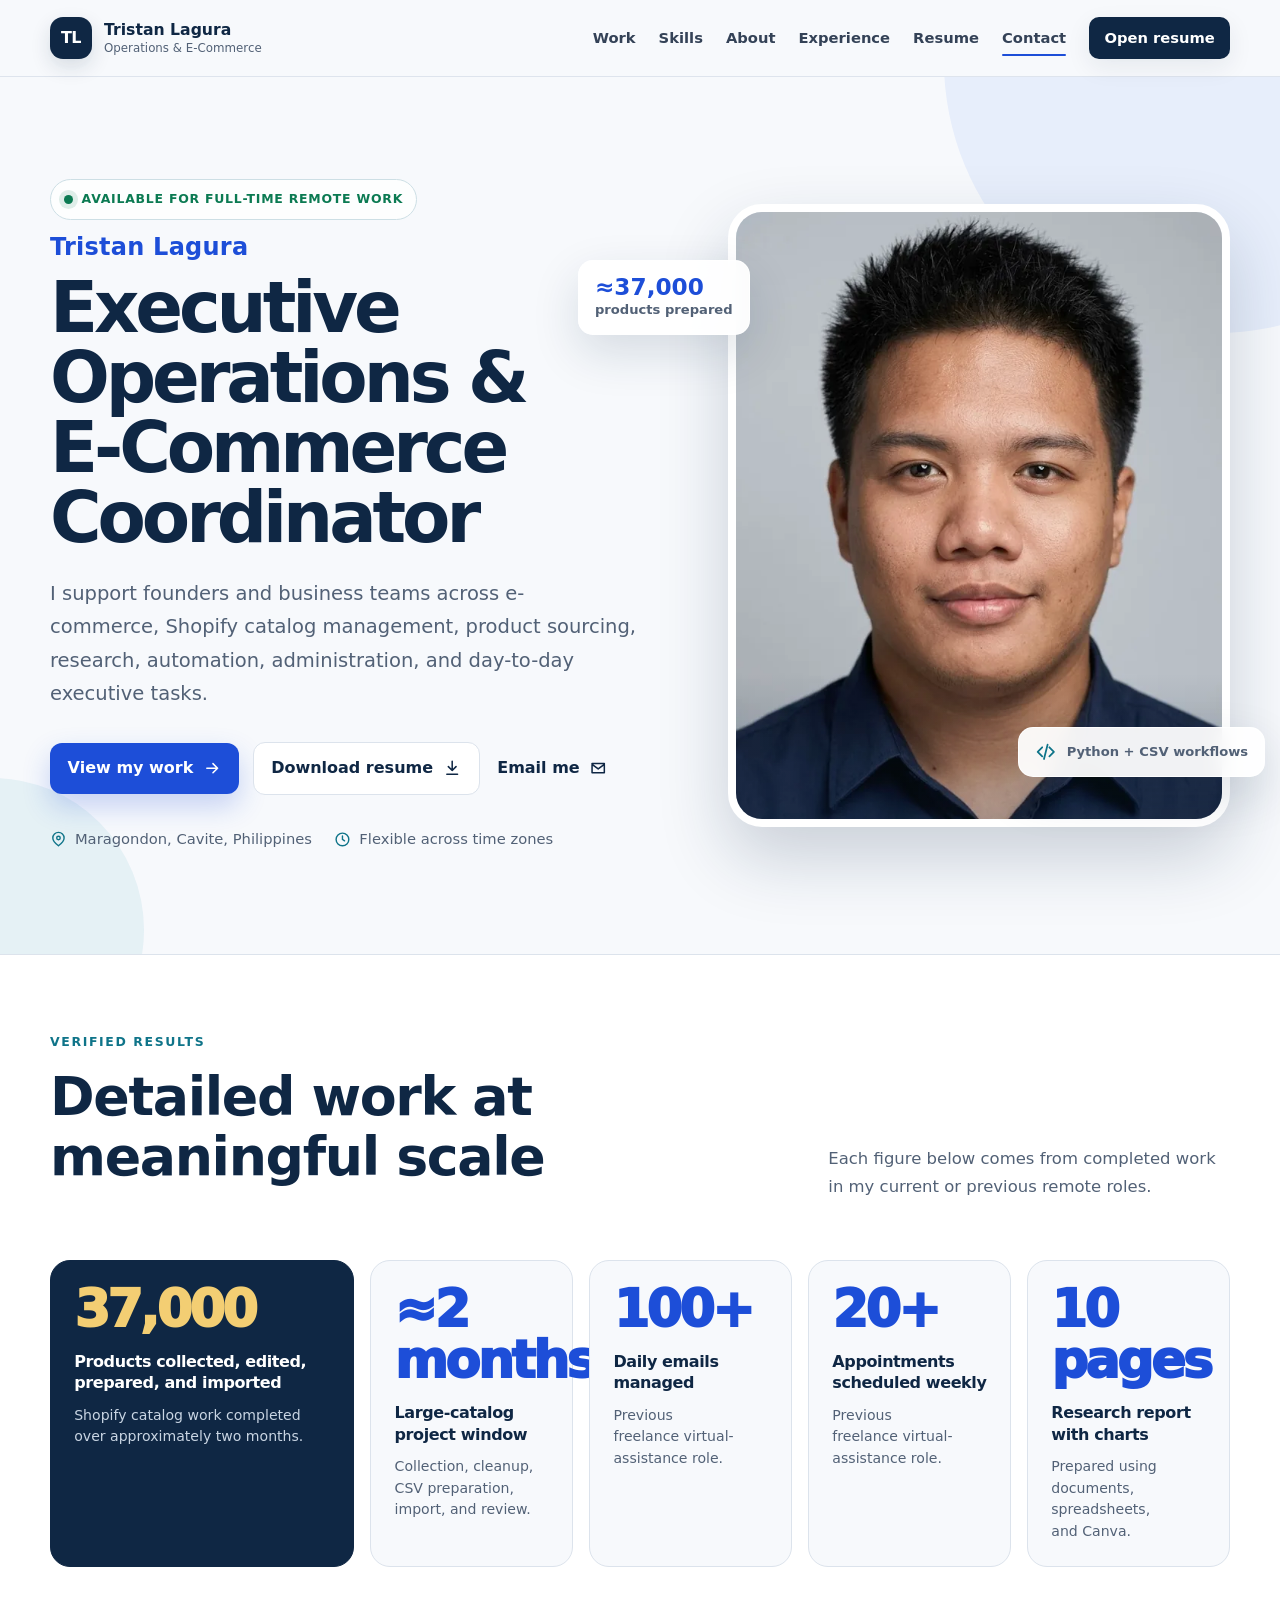
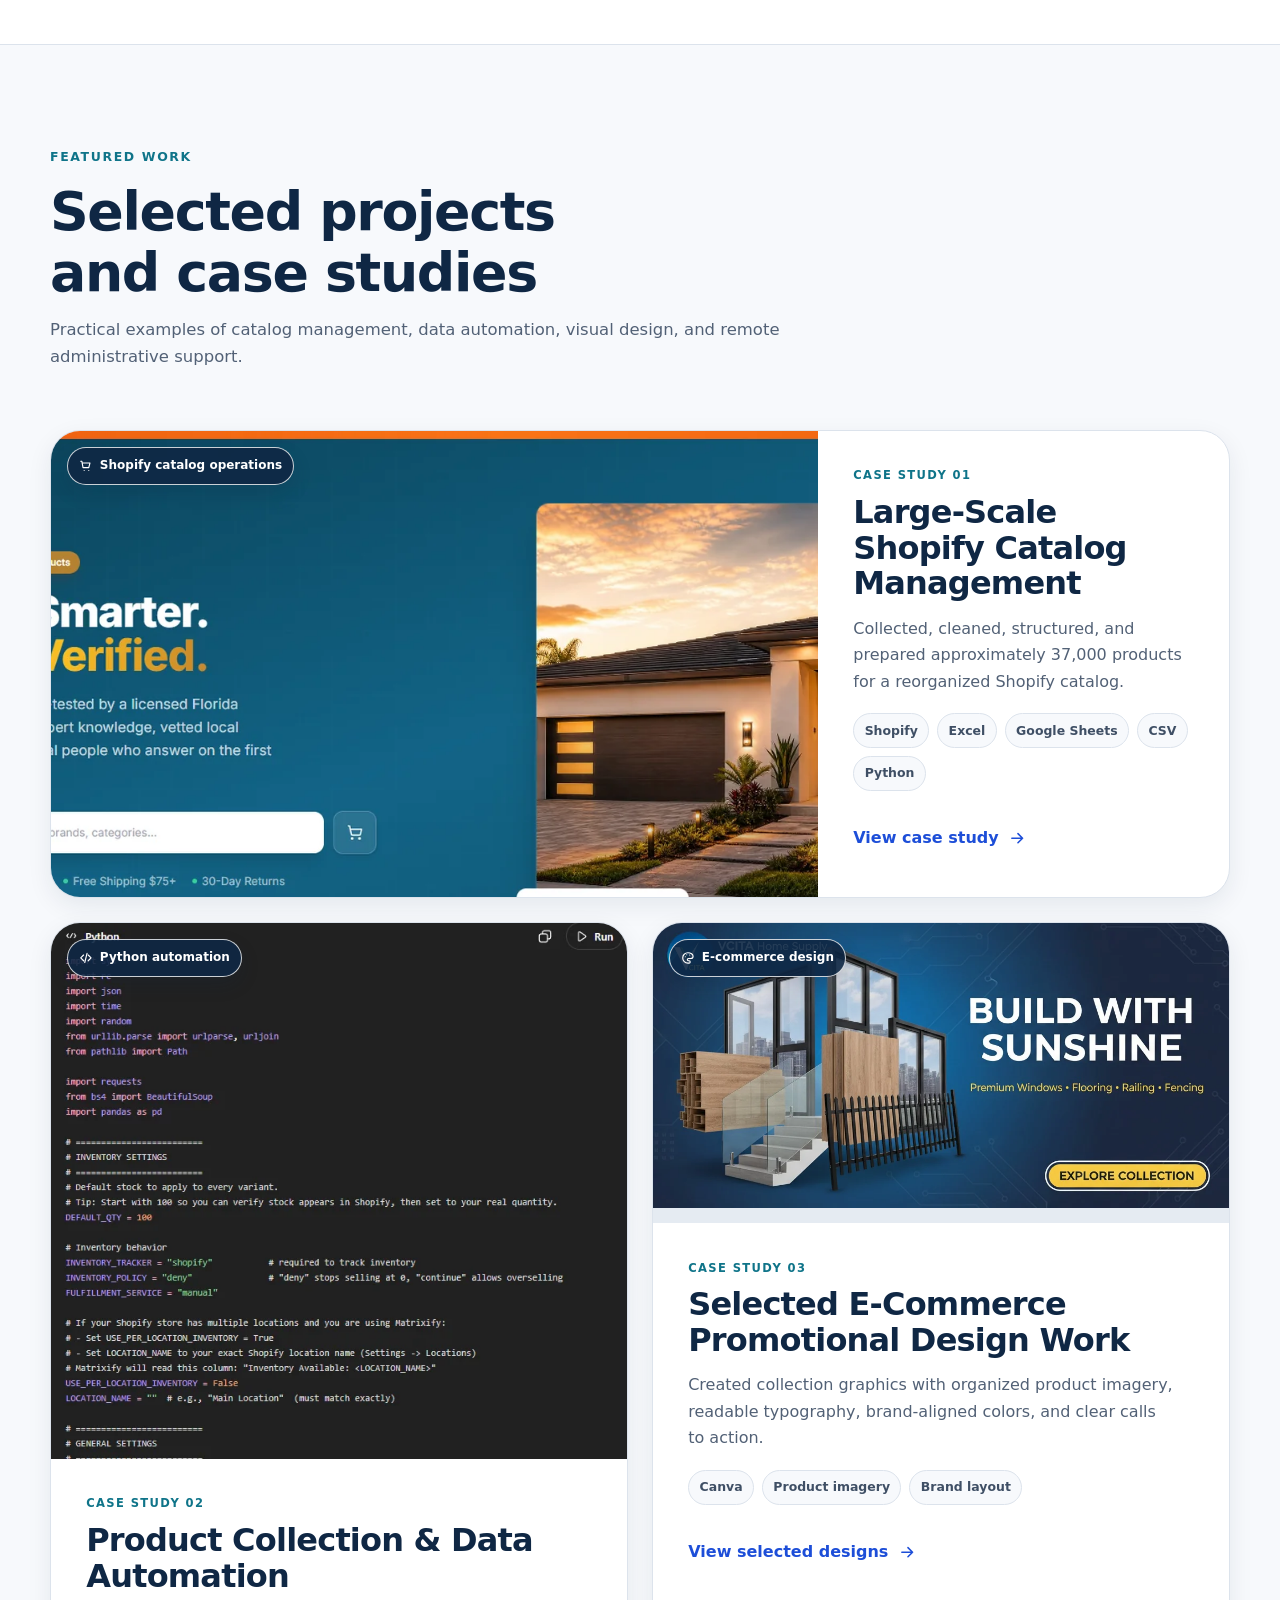
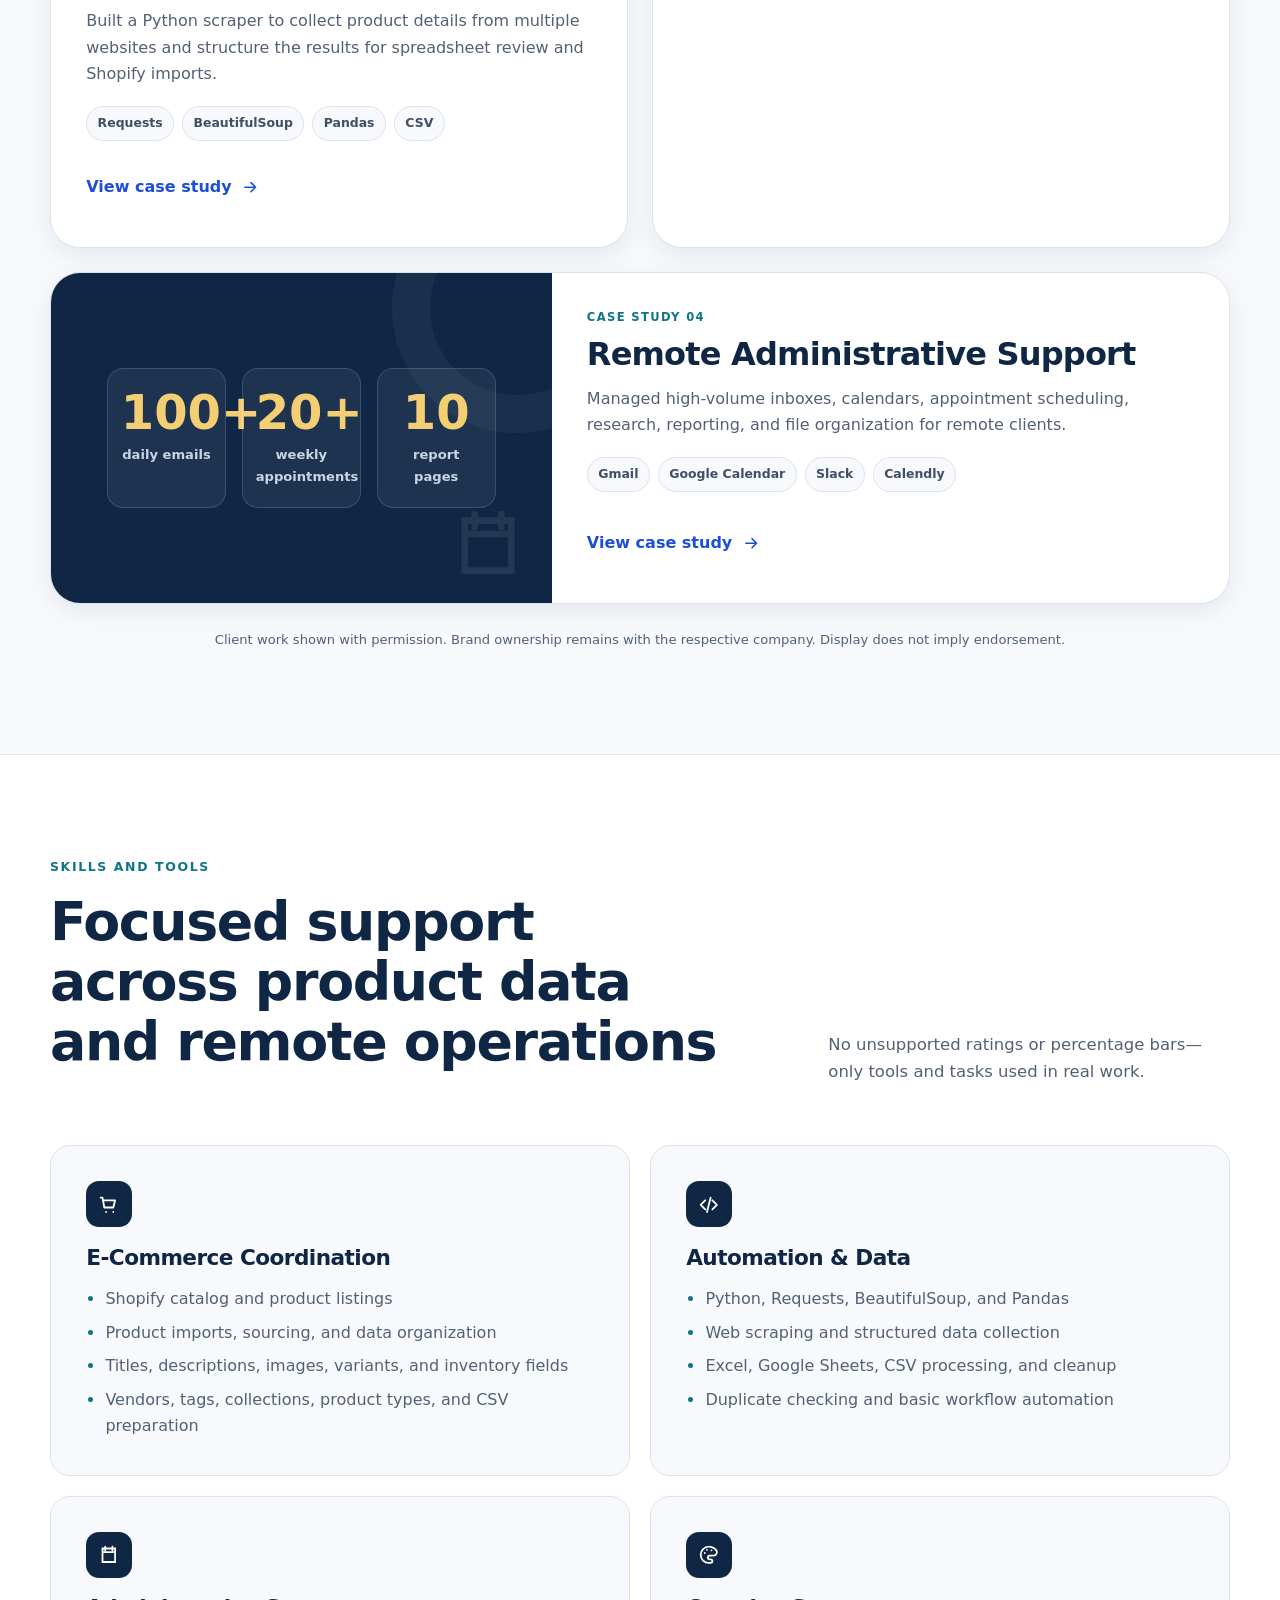
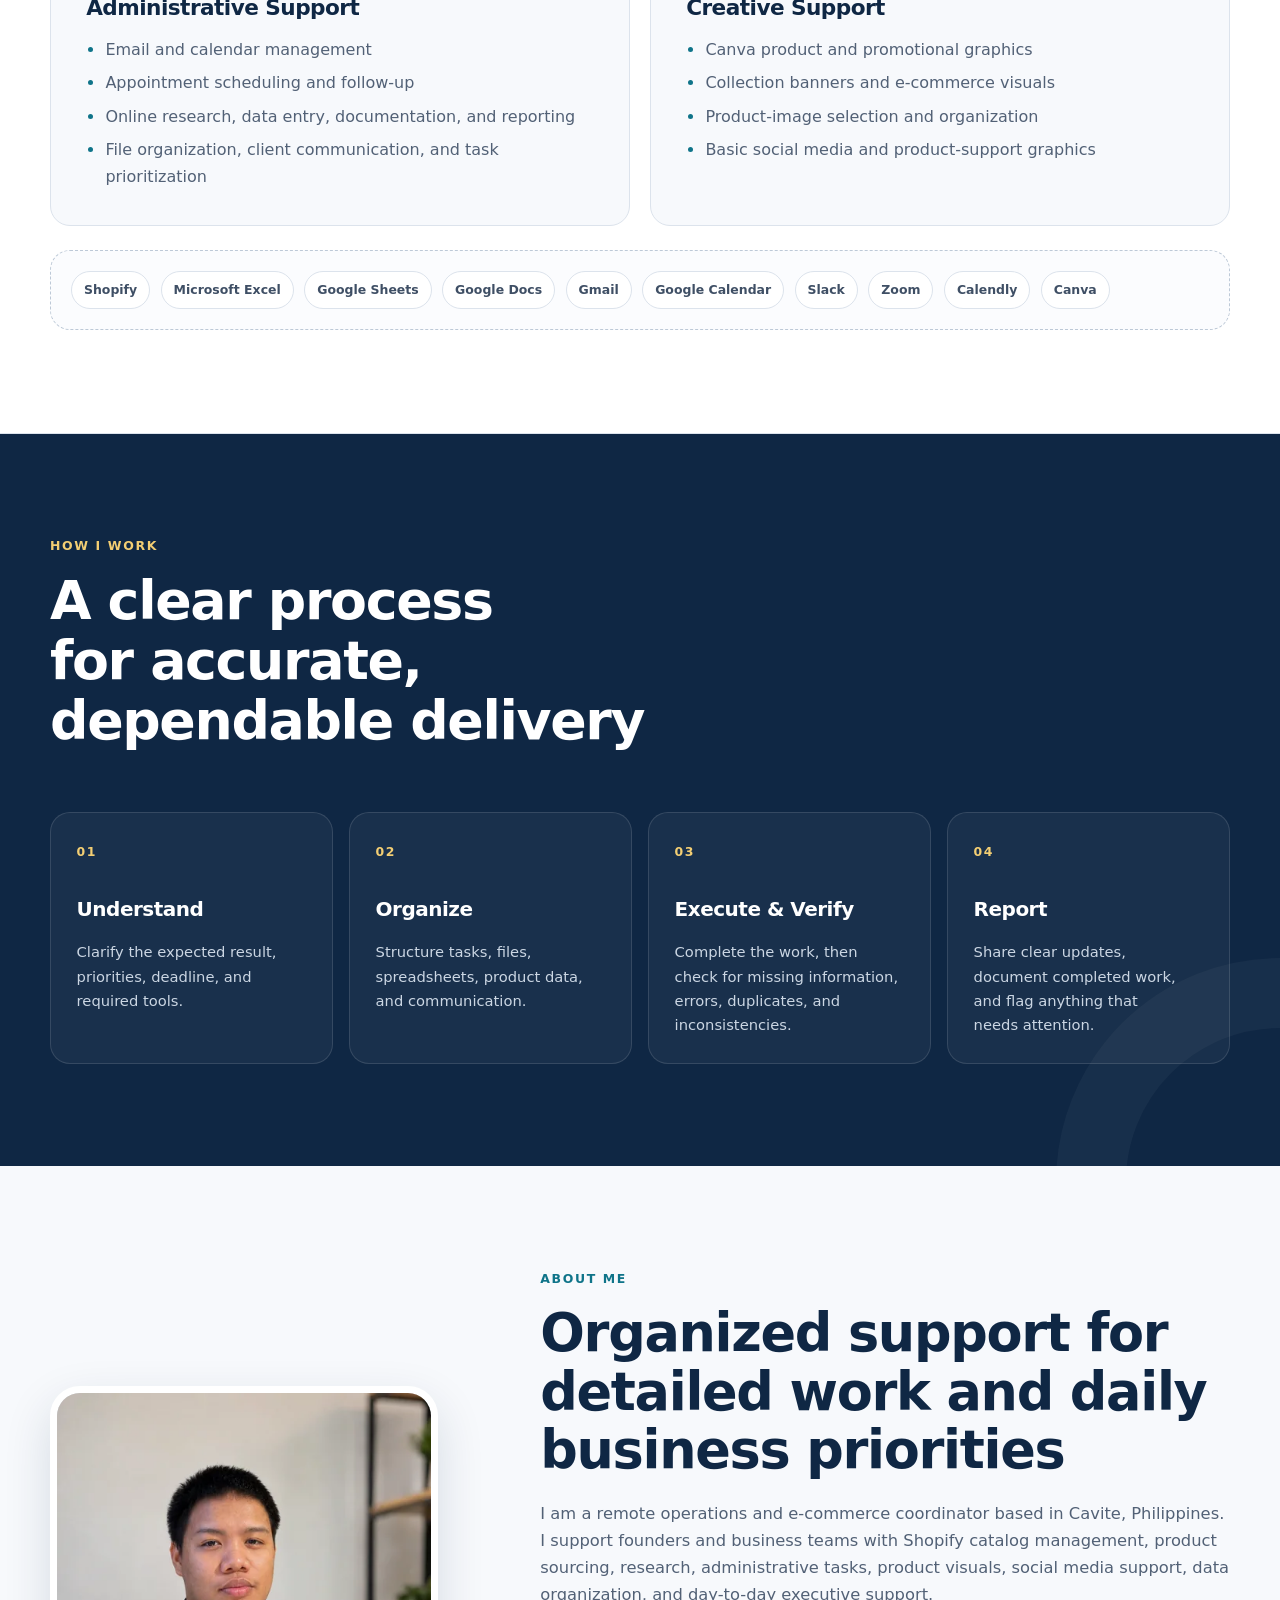
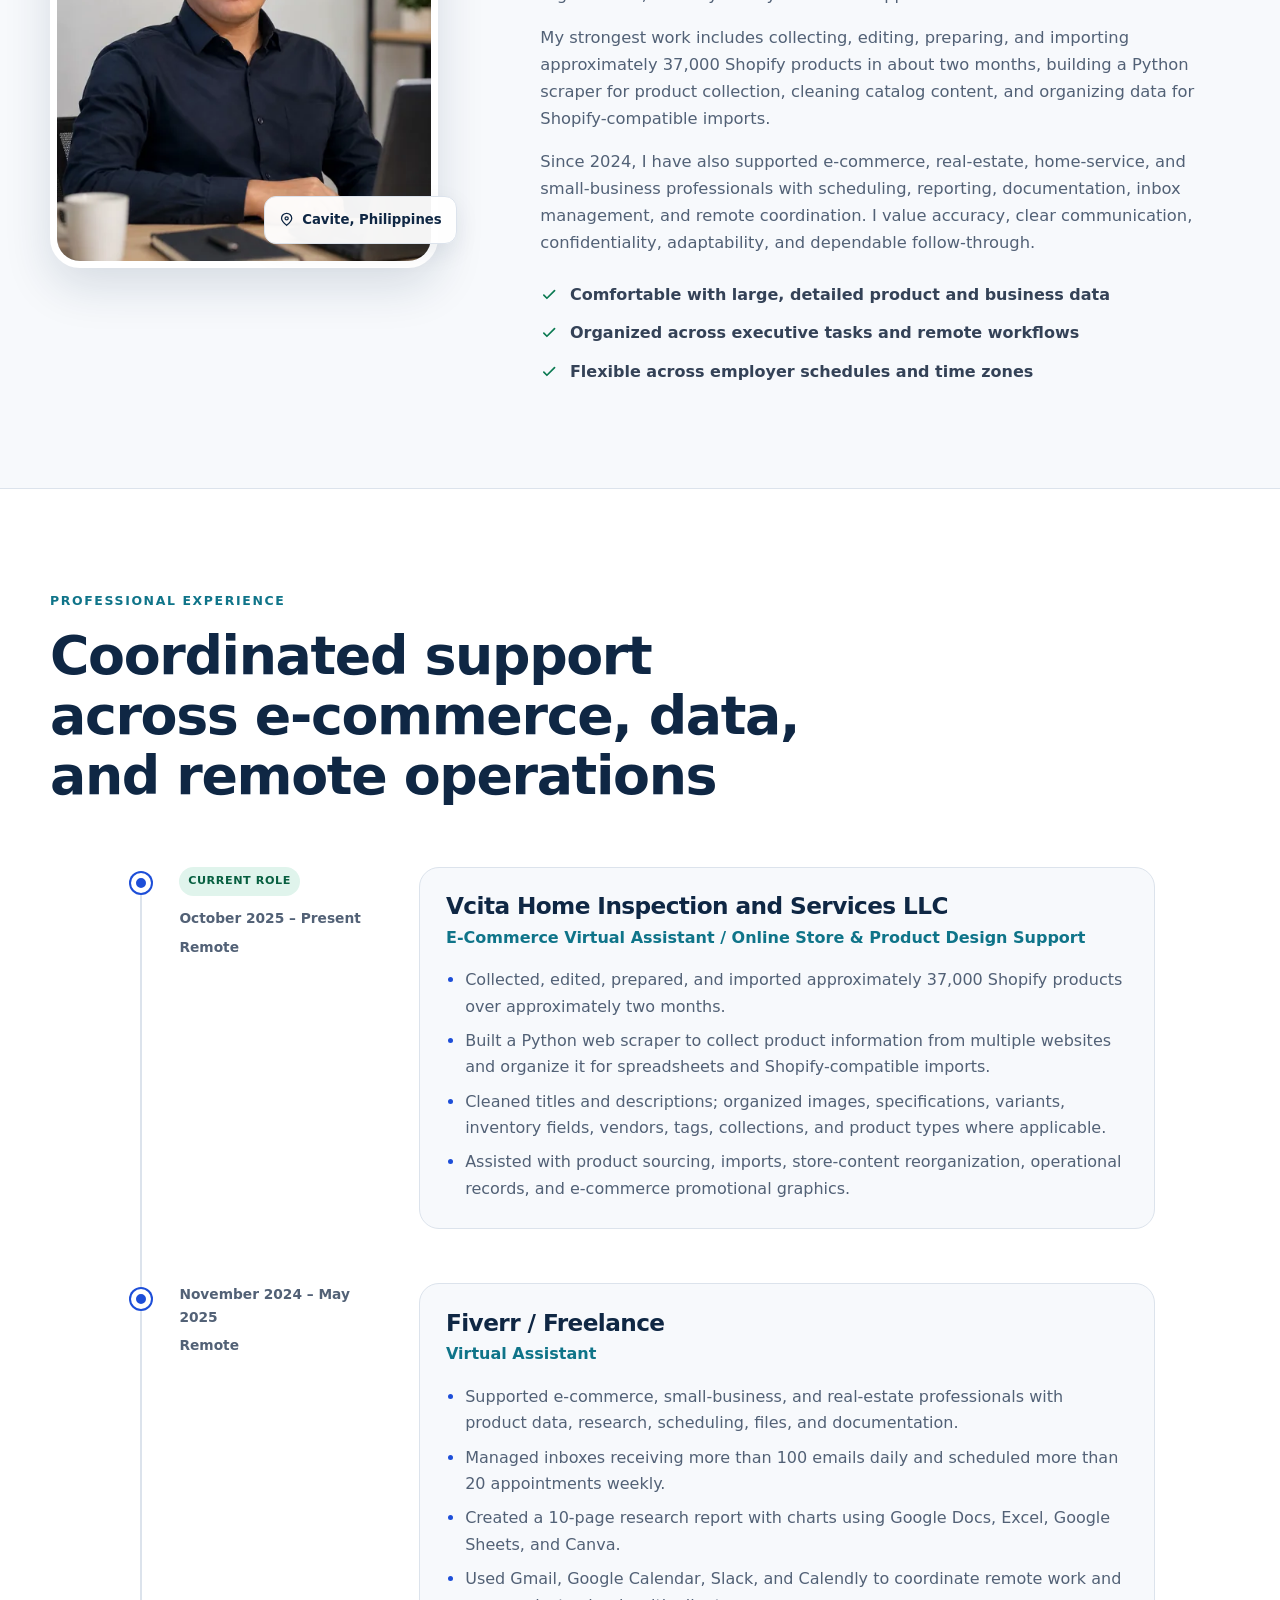
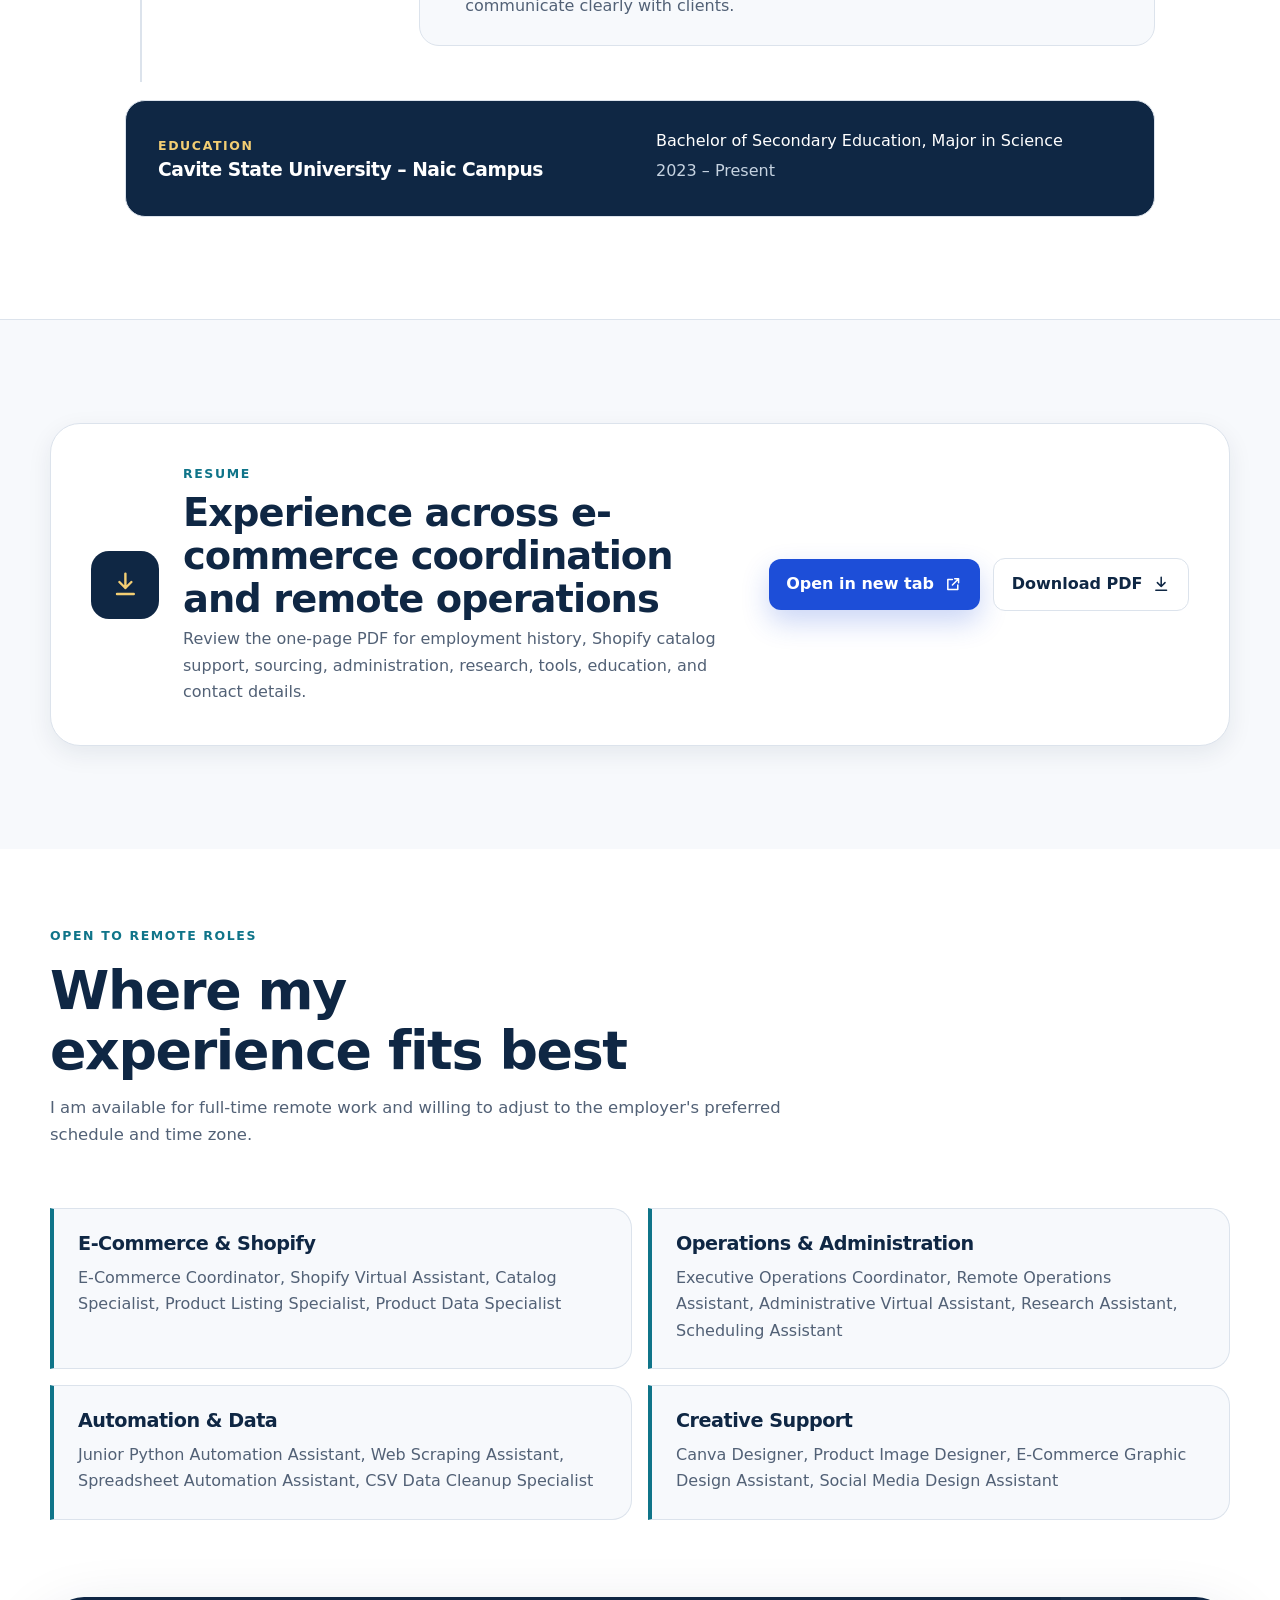
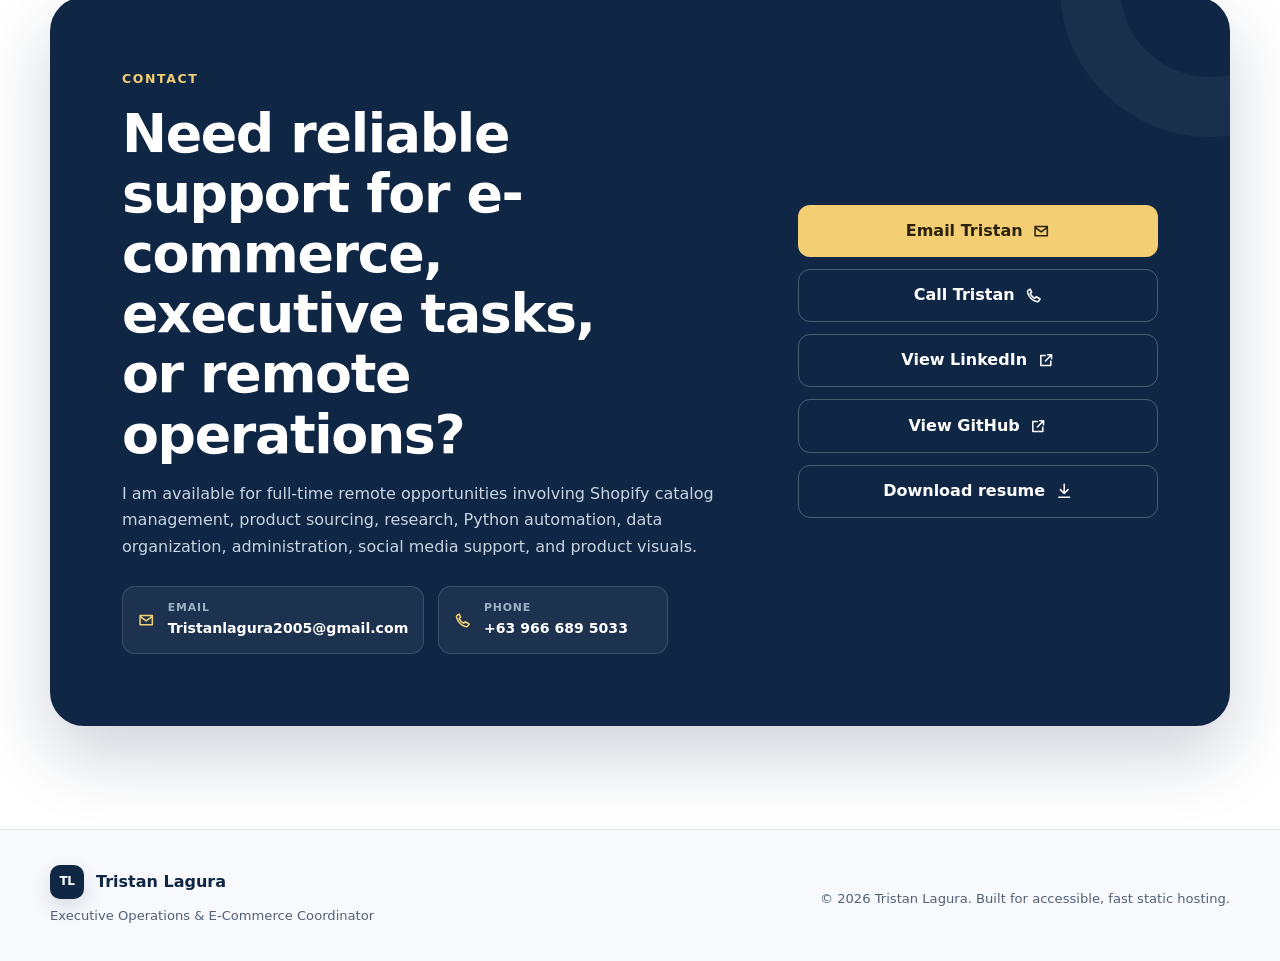
<file: index.html>
<!doctype html>
<html lang="en">
<head>
  <meta charset="utf-8">
  <meta name="viewport" content="width=device-width, initial-scale=1">
  <title>Tristan Lagura | Executive Operations &amp; E-Commerce Coordinator</title>
  <meta name="description" content="Portfolio of Tristan Lagura, an Executive Operations &amp; E-Commerce Coordinator supporting Shopify catalogs, sourcing, research, automation, and remote administration.">
  <meta name="author" content="Tristan Lagura">
  <meta name="theme-color" content="#0F2744">
  <meta name="robots" content="index, follow">
  <link rel="canonical" href="https://tristanlagura.com/">
  <link rel="icon" href="favicon.svg" type="image/svg+xml">
  <link rel="stylesheet" href="styles.css">

  <meta property="og:type" content="website">
  <meta property="og:site_name" content="Tristan Lagura Portfolio">
  <meta property="og:title" content="Tristan Lagura | Executive Operations &amp; E-Commerce Coordinator">
  <meta property="og:description" content="E-commerce coordination, Shopify catalog management, product sourcing, research, Python automation, product visuals, and dependable remote business support.">
  <meta property="og:url" content="https://tristanlagura.com/">
  <meta property="og:image" content="https://tristanlagura.com/assets/images/social/tristan-lagura-portfolio-og.jpg">
  <meta property="og:image:width" content="1200">
  <meta property="og:image:height" content="630">
  <meta property="og:image:alt" content="Portfolio card for Tristan Lagura, Executive Operations and E-Commerce Coordinator">
  <meta name="twitter:card" content="summary_large_image">
  <meta name="twitter:title" content="Tristan Lagura | Executive Operations &amp; E-Commerce Coordinator">
  <meta name="twitter:description" content="E-commerce coordination, Shopify catalog management, product sourcing, research, Python automation, product visuals, and dependable remote business support.">
  <meta name="twitter:image" content="https://tristanlagura.com/assets/images/social/tristan-lagura-portfolio-og.jpg">
  <meta name="twitter:image:alt" content="Portfolio card for Tristan Lagura, Executive Operations and E-Commerce Coordinator">

  <script>document.documentElement.classList.add('js');</script>
  <script type="application/ld+json">
  {
    "@context": "https://schema.org",
    "@type": "Person",
    "name": "Tristan Lagura",
    "url": "https://tristanlagura.com",
    "image": "https://tristanlagura.com/assets/images/social/tristan-lagura-avatar.jpg",
    "jobTitle": "Executive Operations & E-Commerce Coordinator",
    "description": "Remote operations coordinator supporting founders and business teams across e-commerce, Shopify catalog management, product sourcing, research, Python automation, product visuals, data organization, social media support, and administration.",
    "email": "mailto:Tristanlagura2005@gmail.com",
    "telephone": "+63 966 689 5033",
    "address": {
      "@type": "PostalAddress",
      "addressLocality": "Maragondon",
      "addressRegion": "Cavite",
      "addressCountry": "PH"
    },
    "sameAs": [
      "https://www.linkedin.com/in/tristan-lagura-520ba4339/",
      "https://github.com/tristanlagura2005-oss"
    ],
    "knowsAbout": [
      "Executive operations support",
      "Shopify catalog management",
      "Product sourcing",
      "Product data organization",
      "Python web scraping",
      "CSV preparation",
      "Spreadsheet automation",
      "Canva product visuals",
      "Online research",
      "Social media support",
      "Remote administrative support"
    ],
    "alumniOf": {
      "@type": "CollegeOrUniversity",
      "name": "Cavite State University - Naic Campus"
    }
  }
  </script>
</head>
<body>
  <a class="skip-link" href="#main-content">Skip to main content</a>

  <svg class="svg-sprite" aria-hidden="true" focusable="false">
    <symbol id="icon-arrow" viewBox="0 0 24 24"><path d="M5 12h14M13 6l6 6-6 6" fill="none" stroke="currentColor" stroke-width="2" stroke-linecap="round" stroke-linejoin="round"/></symbol>
    <symbol id="icon-download" viewBox="0 0 24 24"><path d="M12 3v12m0 0 5-5m-5 5-5-5M5 20h14" fill="none" stroke="currentColor" stroke-width="2" stroke-linecap="round" stroke-linejoin="round"/></symbol>
    <symbol id="icon-mail" viewBox="0 0 24 24"><path d="M4 6h16v12H4zM4 7l8 6 8-6" fill="none" stroke="currentColor" stroke-width="2" stroke-linecap="round" stroke-linejoin="round"/></symbol>
    <symbol id="icon-pin" viewBox="0 0 24 24"><path d="M20 10c0 5-8 11-8 11S4 15 4 10a8 8 0 1 1 16 0Z" fill="none" stroke="currentColor" stroke-width="2"/><circle cx="12" cy="10" r="2.5" fill="none" stroke="currentColor" stroke-width="2"/></symbol>
    <symbol id="icon-clock" viewBox="0 0 24 24"><circle cx="12" cy="12" r="9" fill="none" stroke="currentColor" stroke-width="2"/><path d="M12 7v5l3 2" fill="none" stroke="currentColor" stroke-width="2" stroke-linecap="round"/></symbol>
    <symbol id="icon-external" viewBox="0 0 24 24"><path d="M14 5h5v5M19 5l-8 8M18 13v6H5V6h6" fill="none" stroke="currentColor" stroke-width="2" stroke-linecap="round" stroke-linejoin="round"/></symbol>
    <symbol id="icon-phone" viewBox="0 0 24 24"><path d="M8 4 5 6c-1 1 0 6 4 10s9 5 10 4l2-3-5-3-2 2c-2-1-5-4-6-6l2-2Z" fill="none" stroke="currentColor" stroke-width="2" stroke-linecap="round" stroke-linejoin="round"/></symbol>
    <symbol id="icon-check" viewBox="0 0 24 24"><path d="m5 12 4 4L19 6" fill="none" stroke="currentColor" stroke-width="2.2" stroke-linecap="round" stroke-linejoin="round"/></symbol>
    <symbol id="icon-cart" viewBox="0 0 24 24"><path d="M3 4h2l2 11h10l2-8H6M9 20h.01M17 20h.01" fill="none" stroke="currentColor" stroke-width="2" stroke-linecap="round" stroke-linejoin="round"/></symbol>
    <symbol id="icon-code" viewBox="0 0 24 24"><path d="m8 7-5 5 5 5m8-10 5 5-5 5m-2-13-4 16" fill="none" stroke="currentColor" stroke-width="2" stroke-linecap="round" stroke-linejoin="round"/></symbol>
    <symbol id="icon-calendar" viewBox="0 0 24 24"><path d="M5 5h14v15H5zM8 3v4m8-4v4M5 9h14" fill="none" stroke="currentColor" stroke-width="2" stroke-linecap="round"/></symbol>
    <symbol id="icon-palette" viewBox="0 0 24 24"><path d="M12 3a9 9 0 1 0 0 18h2a2 2 0 0 0 0-4h-1a2 2 0 0 1 0-4h4a4 4 0 0 0 4-4c0-3-4-6-9-6Z" fill="none" stroke="currentColor" stroke-width="2"/><circle cx="7.5" cy="10" r="1" fill="currentColor"/><circle cx="10" cy="6.5" r="1" fill="currentColor"/><circle cx="15" cy="7" r="1" fill="currentColor"/></symbol>
    <symbol id="icon-menu" viewBox="0 0 24 24"><path d="M4 7h16M4 12h16M4 17h16" fill="none" stroke="currentColor" stroke-width="2" stroke-linecap="round"/></symbol>
    <symbol id="icon-close" viewBox="0 0 24 24"><path d="m6 6 12 12M18 6 6 18" fill="none" stroke="currentColor" stroke-width="2" stroke-linecap="round"/></symbol>
  </svg>

  <header class="site-header" id="home">
    <div class="container nav-shell">
      <a class="brand" href="#home" aria-label="Tristan Lagura, home">
        <span class="brand-mark" aria-hidden="true">TL</span>
        <span class="brand-copy">
          <strong>Tristan Lagura</strong>
          <small>Operations &amp; E-Commerce</small>
        </span>
      </a>

      <button class="nav-toggle" type="button" aria-expanded="false" aria-controls="site-nav" aria-label="Open navigation">
        <svg class="icon" aria-hidden="true"><use href="#icon-menu"></use></svg>
      </button>

      <nav class="site-nav" id="site-nav" aria-label="Primary navigation">
        <a href="#work">Work</a>
        <a href="#skills">Skills</a>
        <a href="#about">About</a>
        <a href="#experience">Experience</a>
        <a href="#resume">Resume</a>
        <a href="#contact">Contact</a>
        <a class="nav-resume" href="assets/documents/tristan-lagura-resume.pdf" target="_blank" rel="noopener">Open resume</a>
      </nav>
    </div>
  </header>

  <main id="main-content">
    <section class="hero" aria-labelledby="hero-title">
      <div class="container hero-grid">
        <div class="hero-copy reveal">
          <p class="eyebrow"><span class="status-dot" aria-hidden="true"></span> Available for full-time remote work</p>
          <h1 id="hero-title">
            <span class="hero-name">Tristan Lagura</span>
            <span class="hero-role">Executive Operations &amp; E-Commerce Coordinator</span>
          </h1>
          <p class="hero-lede">I support founders and business teams across e-commerce, Shopify catalog management, product sourcing, research, automation, administration, and day-to-day executive tasks.</p>

          <div class="hero-actions" aria-label="Primary actions">
            <a class="button button-primary" href="#work">View my work <svg class="icon" aria-hidden="true"><use href="#icon-arrow"></use></svg></a>
            <a class="button button-secondary" href="assets/documents/tristan-lagura-resume.pdf" download="tristan-lagura-resume.pdf">Download resume <svg class="icon" aria-hidden="true"><use href="#icon-download"></use></svg></a>
            <a class="text-link" href="mailto:Tristanlagura2005@gmail.com">Email me <svg class="icon" aria-hidden="true"><use href="#icon-mail"></use></svg></a>
          </div>

          <ul class="hero-meta" aria-label="Location and availability">
            <li><svg class="icon" aria-hidden="true"><use href="#icon-pin"></use></svg><span>Maragondon, Cavite, Philippines</span></li>
            <li><svg class="icon" aria-hidden="true"><use href="#icon-clock"></use></svg><span>Flexible across time zones</span></li>
          </ul>
        </div>

        <div class="hero-media reveal">
          <div class="hero-photo-wrap">
            <picture>
              <source type="image/webp" srcset="assets/images/profile/tristan-lagura-headshot-400.webp 400w, assets/images/profile/tristan-lagura-headshot-640.webp 640w, assets/images/profile/tristan-lagura-headshot-800.webp 800w" sizes="(max-width: 760px) 92vw, 44vw">
              <img class="hero-photo" src="assets/images/profile/tristan-lagura-headshot-640.jpg" srcset="assets/images/profile/tristan-lagura-headshot-400.jpg 400w, assets/images/profile/tristan-lagura-headshot-640.jpg 640w, assets/images/profile/tristan-lagura-headshot-800.jpg 800w" sizes="(max-width: 760px) 92vw, 44vw" width="640" height="800" alt="Close-up professional portrait of Tristan Lagura wearing a navy shirt" fetchpriority="high" decoding="async">
            </picture>
          </div>
          <div class="floating-proof floating-proof-top" aria-label="Key result">
            <strong>≈37,000</strong>
            <span>products prepared</span>
          </div>
          <div class="floating-proof floating-proof-bottom" aria-label="Core workflow">
            <svg class="icon" aria-hidden="true"><use href="#icon-code"></use></svg>
            <span>Python + CSV workflows</span>
          </div>
        </div>
      </div>
    </section>

    <section class="results section-tight" aria-labelledby="results-title">
      <div class="container">
        <div class="section-heading section-heading-row reveal">
          <div>
            <p class="section-kicker">Verified results</p>
            <h2 id="results-title">Detailed work at meaningful scale</h2>
          </div>
          <p>Each figure below comes from completed work in my current or previous remote roles.</p>
        </div>

        <div class="stats-grid">
          <article class="stat-card stat-card-featured reveal">
            <span class="stat-number">37,000</span>
            <h3>Products collected, edited, prepared, and imported</h3>
            <p>Shopify catalog work completed over approximately two months.</p>
          </article>
          <article class="stat-card reveal">
            <span class="stat-number">≈2 months</span>
            <h3>Large-catalog project window</h3>
            <p>Collection, cleanup, CSV preparation, import, and review.</p>
          </article>
          <article class="stat-card reveal">
            <span class="stat-number">100+</span>
            <h3>Daily emails managed</h3>
            <p>Previous freelance virtual-assistance role.</p>
          </article>
          <article class="stat-card reveal">
            <span class="stat-number">20+</span>
            <h3>Appointments scheduled weekly</h3>
            <p>Previous freelance virtual-assistance role.</p>
          </article>
          <article class="stat-card reveal">
            <span class="stat-number">10 pages</span>
            <h3>Research report with charts</h3>
            <p>Prepared using documents, spreadsheets, and Canva.</p>
          </article>
        </div>
      </div>
    </section>

    <section class="work section" id="work" aria-labelledby="work-title">
      <div class="container">
        <div class="section-heading reveal">
          <p class="section-kicker">Featured work</p>
          <h2 id="work-title">Selected projects and case studies</h2>
          <p>Practical examples of catalog management, data automation, visual design, and remote administrative support.</p>
        </div>

        <div class="project-grid">
          <article class="project-card project-card-featured reveal">
            <div class="project-media">
              <picture>
                <source type="image/webp" srcset="assets/images/projects/shopify-store-home-sanitized.webp">
                <img src="assets/images/projects/shopify-store-home-sanitized.jpg" width="1500" height="581" alt="Sanitized storefront screenshot showing a home-supply shop hero section" loading="lazy" decoding="async">
              </picture>
              <span class="project-badge"><svg class="icon" aria-hidden="true"><use href="#icon-cart"></use></svg> Shopify catalog operations</span>
            </div>
            <div class="project-body">
              <p class="project-index">Case study 01</p>
              <h3>Large-Scale Shopify Catalog Management</h3>
              <p>Collected, cleaned, structured, and prepared approximately 37,000 products for a reorganized Shopify catalog.</p>
              <ul class="tag-list" aria-label="Tools used">
                <li>Shopify</li><li>Excel</li><li>Google Sheets</li><li>CSV</li><li>Python</li>
              </ul>
              <button class="project-link" type="button" data-dialog-open="catalog-dialog">View case study <svg class="icon" aria-hidden="true"><use href="#icon-arrow"></use></svg></button>
            </div>
          </article>

          <article class="project-card reveal">
            <div class="project-media project-media-code">
              <picture>
                <source type="image/webp" srcset="assets/images/projects/python-product-scraper-safe-excerpt.webp">
                <img src="assets/images/projects/python-product-scraper-safe-excerpt.jpg" width="688" height="640" alt="Sanitized Python code excerpt showing imports and Shopify inventory configuration" loading="lazy" decoding="async">
              </picture>
              <span class="project-badge"><svg class="icon" aria-hidden="true"><use href="#icon-code"></use></svg> Python automation</span>
            </div>
            <div class="project-body">
              <p class="project-index">Case study 02</p>
              <h3>Product Collection &amp; Data Automation</h3>
              <p>Built a Python scraper to collect product details from multiple websites and structure the results for spreadsheet review and Shopify imports.</p>
              <ul class="tag-list" aria-label="Tools used"><li>Requests</li><li>BeautifulSoup</li><li>Pandas</li><li>CSV</li></ul>
              <button class="project-link" type="button" data-dialog-open="automation-dialog">View case study <svg class="icon" aria-hidden="true"><use href="#icon-arrow"></use></svg></button>
            </div>
          </article>

          <article class="project-card reveal">
            <div class="project-media promo-preview">
              <picture>
                <source type="image/webp" srcset="assets/images/projects/build-with-sunshine-promotion.webp">
                <img src="assets/images/projects/build-with-sunshine-promotion.jpg" width="1088" height="537" alt="Blue promotional banner for a building-products collection" loading="lazy" decoding="async">
              </picture>
              <span class="project-badge"><svg class="icon" aria-hidden="true"><use href="#icon-palette"></use></svg> E-commerce design</span>
            </div>
            <div class="project-body">
              <p class="project-index">Case study 03</p>
              <h3>Selected E-Commerce Promotional Design Work</h3>
              <p>Created collection graphics with organized product imagery, readable typography, brand-aligned colors, and clear calls to action.</p>
              <ul class="tag-list" aria-label="Tools used"><li>Canva</li><li>Product imagery</li><li>Brand layout</li></ul>
              <button class="project-link" type="button" data-dialog-open="design-dialog">View selected designs <svg class="icon" aria-hidden="true"><use href="#icon-arrow"></use></svg></button>
            </div>
          </article>

          <article class="project-card project-card-admin reveal">
            <div class="admin-visual" aria-label="Visual summary of administrative support metrics">
              <div><strong>100+</strong><span>daily emails</span></div>
              <div><strong>20+</strong><span>weekly appointments</span></div>
              <div><strong>10</strong><span>report pages</span></div>
              <svg class="admin-icon" aria-hidden="true"><use href="#icon-calendar"></use></svg>
            </div>
            <div class="project-body">
              <p class="project-index">Case study 04</p>
              <h3>Remote Administrative Support</h3>
              <p>Managed high-volume inboxes, calendars, appointment scheduling, research, reporting, and file organization for remote clients.</p>
              <ul class="tag-list" aria-label="Tools used"><li>Gmail</li><li>Google Calendar</li><li>Slack</li><li>Calendly</li></ul>
              <button class="project-link" type="button" data-dialog-open="admin-dialog">View case study <svg class="icon" aria-hidden="true"><use href="#icon-arrow"></use></svg></button>
            </div>
          </article>
        </div>

        <p class="client-note reveal">Client work shown with permission. Brand ownership remains with the respective company. Display does not imply endorsement.</p>
        <noscript><p class="noscript-note">JavaScript is required only for the expanded case-study dialogs. The project summaries remain available above.</p></noscript>
      </div>
    </section>

    <section class="skills section" id="skills" aria-labelledby="skills-title">
      <div class="container">
        <div class="section-heading section-heading-row reveal">
          <div>
            <p class="section-kicker">Skills and tools</p>
            <h2 id="skills-title">Focused support across product data and remote operations</h2>
          </div>
          <p>No unsupported ratings or percentage bars—only tools and tasks used in real work.</p>
        </div>

        <div class="skills-grid">
          <article class="skill-card reveal">
            <div class="skill-icon"><svg class="icon" aria-hidden="true"><use href="#icon-cart"></use></svg></div>
            <h3>E-Commerce Coordination</h3>
            <ul>
              <li>Shopify catalog and product listings</li>
              <li>Product imports, sourcing, and data organization</li>
              <li>Titles, descriptions, images, variants, and inventory fields</li>
              <li>Vendors, tags, collections, product types, and CSV preparation</li>
            </ul>
          </article>

          <article class="skill-card reveal">
            <div class="skill-icon"><svg class="icon" aria-hidden="true"><use href="#icon-code"></use></svg></div>
            <h3>Automation &amp; Data</h3>
            <ul>
              <li>Python, Requests, BeautifulSoup, and Pandas</li>
              <li>Web scraping and structured data collection</li>
              <li>Excel, Google Sheets, CSV processing, and cleanup</li>
              <li>Duplicate checking and basic workflow automation</li>
            </ul>
          </article>

          <article class="skill-card reveal">
            <div class="skill-icon"><svg class="icon" aria-hidden="true"><use href="#icon-calendar"></use></svg></div>
            <h3>Administrative Support</h3>
            <ul>
              <li>Email and calendar management</li>
              <li>Appointment scheduling and follow-up</li>
              <li>Online research, data entry, documentation, and reporting</li>
              <li>File organization, client communication, and task prioritization</li>
            </ul>
          </article>

          <article class="skill-card reveal">
            <div class="skill-icon"><svg class="icon" aria-hidden="true"><use href="#icon-palette"></use></svg></div>
            <h3>Creative Support</h3>
            <ul>
              <li>Canva product and promotional graphics</li>
              <li>Collection banners and e-commerce visuals</li>
              <li>Product-image selection and organization</li>
              <li>Basic social media and product-support graphics</li>
            </ul>
          </article>
        </div>

        <div class="tool-strip reveal" aria-label="Additional tools">
          <span>Shopify</span><span>Microsoft Excel</span><span>Google Sheets</span><span>Google Docs</span><span>Gmail</span><span>Google Calendar</span><span>Slack</span><span>Zoom</span><span>Calendly</span><span>Canva</span>
        </div>
      </div>
    </section>

    <section class="process section" aria-labelledby="process-title">
      <div class="container">
        <div class="section-heading section-heading-light reveal">
          <p class="section-kicker">How I work</p>
          <h2 id="process-title">A clear process for accurate, dependable delivery</h2>
        </div>
        <ol class="process-grid">
          <li class="process-step reveal">
            <span class="step-number">01</span>
            <h3>Understand</h3>
            <p>Clarify the expected result, priorities, deadline, and required tools.</p>
          </li>
          <li class="process-step reveal">
            <span class="step-number">02</span>
            <h3>Organize</h3>
            <p>Structure tasks, files, spreadsheets, product data, and communication.</p>
          </li>
          <li class="process-step reveal">
            <span class="step-number">03</span>
            <h3>Execute &amp; Verify</h3>
            <p>Complete the work, then check for missing information, errors, duplicates, and inconsistencies.</p>
          </li>
          <li class="process-step reveal">
            <span class="step-number">04</span>
            <h3>Report</h3>
            <p>Share clear updates, document completed work, and flag anything that needs attention.</p>
          </li>
        </ol>
      </div>
    </section>

    <section class="about section" id="about" aria-labelledby="about-title">
      <div class="container about-grid">
        <div class="about-media reveal">
          <picture>
            <source type="image/webp" srcset="assets/images/profile/tristan-lagura-desk-480.webp 480w, assets/images/profile/tristan-lagura-desk-720.webp 720w, assets/images/profile/tristan-lagura-desk-960.webp 960w" sizes="(max-width: 760px) 82vw, 34vw">
            <img src="assets/images/profile/tristan-lagura-desk-720.jpg" srcset="assets/images/profile/tristan-lagura-desk-480.jpg 480w, assets/images/profile/tristan-lagura-desk-720.jpg 720w, assets/images/profile/tristan-lagura-desk-960.jpg 960w" sizes="(max-width: 760px) 82vw, 34vw" width="720" height="900" alt="Tristan Lagura seated at a desk with a laptop, notebook, and coffee cup" loading="lazy" decoding="async">
          </picture>
          <div class="about-location"><svg class="icon" aria-hidden="true"><use href="#icon-pin"></use></svg> Cavite, Philippines</div>
        </div>

        <div class="about-copy reveal">
          <p class="section-kicker">About me</p>
          <h2 id="about-title">Organized support for detailed work and daily business priorities</h2>
          <p>I am a remote operations and e-commerce coordinator based in Cavite, Philippines. I support founders and business teams with Shopify catalog management, product sourcing, research, administrative tasks, product visuals, social media support, data organization, and day-to-day executive support.</p>
          <p>My strongest work includes collecting, editing, preparing, and importing approximately 37,000 Shopify products in about two months, building a Python scraper for product collection, cleaning catalog content, and organizing data for Shopify-compatible imports.</p>
          <p>Since 2024, I have also supported e-commerce, real-estate, home-service, and small-business professionals with scheduling, reporting, documentation, inbox management, and remote coordination. I value accuracy, clear communication, confidentiality, adaptability, and dependable follow-through.</p>

          <div class="about-points" aria-label="Professional strengths">
            <div><svg class="icon" aria-hidden="true"><use href="#icon-check"></use></svg><span>Comfortable with large, detailed product and business data</span></div>
            <div><svg class="icon" aria-hidden="true"><use href="#icon-check"></use></svg><span>Organized across executive tasks and remote workflows</span></div>
            <div><svg class="icon" aria-hidden="true"><use href="#icon-check"></use></svg><span>Flexible across employer schedules and time zones</span></div>
          </div>
        </div>
      </div>
    </section>

    <section class="experience section" id="experience" aria-labelledby="experience-title">
      <div class="container">
        <div class="section-heading reveal">
          <p class="section-kicker">Professional experience</p>
          <h2 id="experience-title">Coordinated support across e-commerce, data, and remote operations</h2>
        </div>

        <div class="timeline">
          <article class="timeline-item reveal">
            <div class="timeline-marker" aria-hidden="true"></div>
            <div class="timeline-meta">
              <span class="current-badge">Current role</span>
              <time datetime="2025-10">October 2025 – Present</time>
              <span>Remote</span>
            </div>
            <div class="timeline-content">
              <h3>Vcita Home Inspection and Services LLC</h3>
              <p class="role-title">E-Commerce Virtual Assistant / Online Store &amp; Product Design Support</p>
              <ul>
                <li>Collected, edited, prepared, and imported approximately 37,000 Shopify products over approximately two months.</li>
                <li>Built a Python web scraper to collect product information from multiple websites and organize it for spreadsheets and Shopify-compatible imports.</li>
                <li>Cleaned titles and descriptions; organized images, specifications, variants, inventory fields, vendors, tags, collections, and product types where applicable.</li>
                <li>Assisted with product sourcing, imports, store-content reorganization, operational records, and e-commerce promotional graphics.</li>
              </ul>
            </div>
          </article>

          <article class="timeline-item reveal">
            <div class="timeline-marker" aria-hidden="true"></div>
            <div class="timeline-meta">
              <time datetime="2024-11">November 2024 – May 2025</time>
              <span>Remote</span>
            </div>
            <div class="timeline-content">
              <h3>Fiverr / Freelance</h3>
              <p class="role-title">Virtual Assistant</p>
              <ul>
                <li>Supported e-commerce, small-business, and real-estate professionals with product data, research, scheduling, files, and documentation.</li>
                <li>Managed inboxes receiving more than 100 emails daily and scheduled more than 20 appointments weekly.</li>
                <li>Created a 10-page research report with charts using Google Docs, Excel, Google Sheets, and Canva.</li>
                <li>Used Gmail, Google Calendar, Slack, and Calendly to coordinate remote work and communicate clearly with clients.</li>
              </ul>
            </div>
          </article>
        </div>

        <article class="education-card reveal" aria-labelledby="education-title">
          <div>
            <p class="section-kicker">Education</p>
            <h3 id="education-title">Cavite State University – Naic Campus</h3>
          </div>
          <div>
            <p>Bachelor of Secondary Education, Major in Science</p>
            <p class="muted">2023 – Present</p>
          </div>
        </article>
      </div>
    </section>

    <section class="resume-section section" id="resume" aria-labelledby="resume-title">
      <div class="container resume-card reveal">
        <div class="resume-icon" aria-hidden="true"><svg class="icon"><use href="#icon-download"></use></svg></div>
        <div class="resume-copy">
          <p class="section-kicker">Resume</p>
          <h2 id="resume-title">Experience across e-commerce coordination and remote operations</h2>
          <p>Review the one-page PDF for employment history, Shopify catalog support, sourcing, administration, research, tools, education, and contact details.</p>
        </div>
        <div class="resume-actions">
          <a class="button button-primary" href="assets/documents/tristan-lagura-resume.pdf" target="_blank" rel="noopener">Open in new tab <svg class="icon" aria-hidden="true"><use href="#icon-external"></use></svg></a>
          <a class="button button-secondary" href="assets/documents/tristan-lagura-resume.pdf" download="tristan-lagura-resume.pdf">Download PDF <svg class="icon" aria-hidden="true"><use href="#icon-download"></use></svg></a>
        </div>
      </div>
    </section>

    <section class="roles section-tight" aria-labelledby="roles-title">
      <div class="container">
        <div class="section-heading reveal">
          <p class="section-kicker">Open to remote roles</p>
          <h2 id="roles-title">Where my experience fits best</h2>
          <p>I am available for full-time remote work and willing to adjust to the employer's preferred schedule and time zone.</p>
        </div>
        <div class="roles-grid">
          <article class="role-group reveal"><h3>E-Commerce &amp; Shopify</h3><p>E-Commerce Coordinator, Shopify Virtual Assistant, Catalog Specialist, Product Listing Specialist, Product Data Specialist</p></article>
          <article class="role-group reveal"><h3>Operations &amp; Administration</h3><p>Executive Operations Coordinator, Remote Operations Assistant, Administrative Virtual Assistant, Research Assistant, Scheduling Assistant</p></article>
          <article class="role-group reveal"><h3>Automation &amp; Data</h3><p>Junior Python Automation Assistant, Web Scraping Assistant, Spreadsheet Automation Assistant, CSV Data Cleanup Specialist</p></article>
          <article class="role-group reveal"><h3>Creative Support</h3><p>Canva Designer, Product Image Designer, E-Commerce Graphic Design Assistant, Social Media Design Assistant</p></article>
        </div>
      </div>
    </section>

    <section class="contact section" id="contact" aria-labelledby="contact-title">
      <div class="container contact-card reveal">
        <div class="contact-copy">
          <p class="section-kicker">Contact</p>
          <h2 id="contact-title">Need reliable support for e-commerce, executive tasks, or remote operations?</h2>
          <p>I am available for full-time remote opportunities involving Shopify catalog management, product sourcing, research, Python automation, data organization, administration, social media support, and product visuals.</p>
          <div class="contact-details">
            <a href="mailto:Tristanlagura2005@gmail.com"><svg class="icon" aria-hidden="true"><use href="#icon-mail"></use></svg><span><small>Email</small>Tristanlagura2005@gmail.com</span></a>
            <a href="tel:+639666895033"><svg class="icon" aria-hidden="true"><use href="#icon-phone"></use></svg><span><small>Phone</small>+63 966 689 5033</span></a>
          </div>
        </div>
        <div class="contact-actions" aria-label="Contact links">
          <a class="button button-gold" href="mailto:Tristanlagura2005@gmail.com">Email Tristan <svg class="icon" aria-hidden="true"><use href="#icon-mail"></use></svg></a>
          <a class="button button-outline-light" href="tel:+639666895033">Call Tristan <svg class="icon" aria-hidden="true"><use href="#icon-phone"></use></svg></a>
          <a class="button button-outline-light" href="https://www.linkedin.com/in/tristan-lagura-520ba4339/" target="_blank" rel="noopener noreferrer">View LinkedIn <svg class="icon" aria-hidden="true"><use href="#icon-external"></use></svg></a>
          <a class="button button-outline-light" href="https://github.com/tristanlagura2005-oss" target="_blank" rel="noopener noreferrer">View GitHub <svg class="icon" aria-hidden="true"><use href="#icon-external"></use></svg></a>
          <a class="button button-outline-light" href="assets/documents/tristan-lagura-resume.pdf" download="tristan-lagura-resume.pdf">Download resume <svg class="icon" aria-hidden="true"><use href="#icon-download"></use></svg></a>
        </div>
      </div>
    </section>
  </main>

  <footer class="site-footer">
    <div class="container footer-inner">
      <div>
        <a class="footer-brand" href="#home"><span aria-hidden="true">TL</span> Tristan Lagura</a>
        <p>Executive Operations &amp; E-Commerce Coordinator</p>
      </div>
      <p>© <span id="current-year">2026</span> Tristan Lagura. Built for accessible, fast static hosting.</p>
    </div>
  </footer>

  <dialog class="case-dialog" id="catalog-dialog" aria-labelledby="catalog-dialog-title">
    <div class="dialog-shell">
      <div class="dialog-header">
        <div>
          <p class="project-index">Case study 01</p>
          <h2 id="catalog-dialog-title">Large-Scale Shopify Catalog Management</h2>
        </div>
        <button class="dialog-close" type="button" data-dialog-close aria-label="Close case study"><svg class="icon" aria-hidden="true"><use href="#icon-close"></use></svg></button>
      </div>
      <div class="dialog-content">
        <div class="dialog-lead">
          <p>Supported the rebuilding and reorganization of a Shopify product catalog by collecting, cleaning, structuring, and reviewing approximately 37,000 products.</p>
          <div class="result-callout"><strong>Result</strong><span>Approximately 37,000 products collected, edited, prepared, and imported over approximately two months.</span></div>
        </div>

        <div class="dialog-gallery gallery-wide">
          <figure>
            <picture><source type="image/webp" srcset="assets/images/projects/shopify-store-home-sanitized.webp"><img src="assets/images/projects/shopify-store-home-sanitized.jpg" width="1500" height="581" alt="Sanitized home page of the supported Shopify store" loading="lazy" decoding="async"></picture>
            <figcaption>Sanitized public storefront view. Private account controls and task widgets were removed.</figcaption>
          </figure>
          <figure>
            <picture><source type="image/webp" srcset="assets/images/projects/shopify-product-collection-sanitized.webp"><img src="assets/images/projects/shopify-product-collection-sanitized.jpg" width="1330" height="640" alt="Sanitized product collection showing organized product cards" loading="lazy" decoding="async"></picture>
            <figcaption>Collection presentation and product-card organization.</figcaption>
          </figure>
          <figure>
            <picture><source type="image/webp" srcset="assets/images/projects/shopify-csv-bulk-sanitized.webp"><img src="assets/images/projects/shopify-csv-bulk-sanitized.jpg" width="1600" height="610" alt="Sanitized spreadsheet showing Shopify bulk CSV fields and inventory settings" loading="lazy" decoding="async"></picture>
            <figcaption>Representative bulk CSV structure. Product-specific values were intentionally obscured.</figcaption>
          </figure>
          <figure>
            <picture><source type="image/webp" srcset="assets/images/projects/shopify-csv-fields-sanitized.webp"><img src="assets/images/projects/shopify-csv-fields-sanitized.jpg" width="1600" height="660" alt="Sanitized spreadsheet showing Shopify product, variant, inventory, and image fields" loading="lazy" decoding="async"></picture>
            <figcaption>Field mapping for product, variant, inventory, and image data.</figcaption>
          </figure>
        </div>

        <div class="case-detail-grid">
          <section><h3>Overview</h3><p>Managed high-volume product information for a Shopify catalog and supported store-content reorganization.</p></section>
          <section><h3>Challenge</h3><p>Large amounts of product data needed consistent titles, descriptions, images, specifications, variants, inventory fields, and Shopify-compatible formatting.</p></section>
          <section><h3>Responsibilities</h3><ul><li>Collect product information</li><li>Clean titles and descriptions</li><li>Organize images and dimensions</li><li>Prepare variants and inventory data</li><li>Organize vendors, tags, collections, and product types where applicable</li></ul></section>
          <section><h3>Process</h3><ol><li>Collect and review source information</li><li>Clean and normalize product content</li><li>Map fields into Shopify-compatible CSV structure</li><li>Prepare and review imports</li><li>Check consistency after import</li></ol></section>
          <section><h3>Tools</h3><p>Shopify, Microsoft Excel, Google Sheets, CSV, and Python.</p></section>
          <section><h3>Scope note</h3><p>This case study reflects catalog and store-content support. It does not claim sole responsibility for designing or programming the entire Shopify website.</p></section>
        </div>
      </div>
    </div>
  </dialog>

  <dialog class="case-dialog" id="automation-dialog" aria-labelledby="automation-dialog-title">
    <div class="dialog-shell">
      <div class="dialog-header">
        <div><p class="project-index">Case study 02</p><h2 id="automation-dialog-title">Python Product Collection &amp; Data Automation</h2></div>
        <button class="dialog-close" type="button" data-dialog-close aria-label="Close case study"><svg class="icon" aria-hidden="true"><use href="#icon-close"></use></svg></button>
      </div>
      <div class="dialog-content">
        <div class="dialog-lead">
          <p>Created a Python scraper that collected product information from multiple websites, processed web content, and organized the results for spreadsheet review and Shopify imports.</p>
          <div class="result-callout"><strong>Result</strong><span>A repeatable collection workflow that reduced repetitive manual gathering while keeping human review before import.</span></div>
        </div>
        <figure class="code-figure">
          <picture><source type="image/webp" srcset="assets/images/projects/python-product-scraper-safe-excerpt.webp"><img src="assets/images/projects/python-product-scraper-safe-excerpt.jpg" width="688" height="640" alt="Portfolio-safe Python code excerpt showing imports, inventory settings, and configuration comments" loading="lazy" decoding="async"></picture>
          <figcaption>Safe excerpt only. Full proprietary code is not published.</figcaption>
        </figure>
        <div class="case-detail-grid">
          <section><h3>Overview</h3><p>Built a structured product-collection workflow using Python and common data libraries.</p></section>
          <section><h3>Challenge</h3><p>Manually collecting and reformatting product details across multiple websites was repetitive and difficult to keep consistent.</p></section>
          <section><h3>Responsibilities</h3><ul><li>Request and parse web pages</li><li>Extract product details</li><li>Normalize and structure results</li><li>Prepare spreadsheet and CSV output</li><li>Configure relevant inventory fields</li><li>Review and validate data before import</li></ul></section>
          <section><h3>Process</h3><ol><li>Collect source pages</li><li>Parse useful content</li><li>Clean and structure fields</li><li>Export to tabular data</li><li>Review exceptions and validate output</li></ol></section>
          <section><h3>Tools</h3><p>Python, Requests, BeautifulSoup, Pandas, pathlib, urllib, CSV, and Excel.</p></section>
          <section><h3>Measurement note</h3><p>The workflow reduced repetitive manual collection, but no exact time-saved figure is claimed because it was not formally measured.</p></section>
        </div>
      </div>
    </div>
  </dialog>

  <dialog class="case-dialog" id="design-dialog" aria-labelledby="design-dialog-title">
    <div class="dialog-shell">
      <div class="dialog-header">
        <div><p class="project-index">Case study 03</p><h2 id="design-dialog-title">Selected E-Commerce Promotional Design Work</h2></div>
        <button class="dialog-close" type="button" data-dialog-close aria-label="Close case study"><svg class="icon" aria-hidden="true"><use href="#icon-close"></use></svg></button>
      </div>
      <div class="dialog-content">
        <div class="dialog-lead">
          <p>Created promotional collection visuals for e-commerce use by selecting product imagery, applying brand colors, building readable layouts, and adding clear calls to action.</p>
          <div class="result-callout"><strong>Result</strong><span>Three e-commerce-ready collection graphics prepared for client promotion.</span></div>
        </div>

        <div class="design-gallery">
          <figure><picture><source type="image/webp" srcset="assets/images/projects/pampa-lighting-promotion.webp"><img src="assets/images/projects/pampa-lighting-promotion.jpg" width="1024" height="1024" alt="Pampa Lighting collection promotional graphic featuring outdoor wall, step, landscape, ceiling, and pathway lighting" loading="lazy" decoding="async"></picture><figcaption>Pampa Lighting collection graphic</figcaption></figure>
          <figure><picture><source type="image/webp" srcset="assets/images/projects/build-with-sunshine-promotion.webp"><img src="assets/images/projects/build-with-sunshine-promotion.jpg" width="1088" height="537" alt="Build With Sunshine promotional graphic featuring windows, flooring, railing, and fencing" loading="lazy" decoding="async"></picture><figcaption>Build With Sunshine collection graphic</figcaption></figure>
          <figure><picture><source type="image/webp" srcset="assets/images/projects/tosot-hvac-promotion.webp"><img src="assets/images/projects/tosot-hvac-promotion.jpg" width="1280" height="731" alt="TOSOT HVAC promotional graphic showing indoor and outdoor climate-control equipment" loading="lazy" decoding="async"></picture><figcaption>TOSOT HVAC collection graphic</figcaption></figure>
        </div>

        <div class="case-detail-grid">
          <section><h3>Overview</h3><p>Designed collection-level promotional visuals to support product discovery and e-commerce merchandising.</p></section>
          <section><h3>Challenge</h3><p>Multiple product categories needed clear visual grouping, readable messaging, and calls to action that fit the client's brand presentation.</p></section>
          <section><h3>Responsibilities</h3><ul><li>Select and organize product imagery</li><li>Apply brand colors</li><li>Use readable typography</li><li>Create clear calls to action</li><li>Prepare graphics for e-commerce display</li></ul></section>
          <section><h3>Process</h3><ol><li>Identify collection message</li><li>Select representative product imagery</li><li>Build hierarchy and layout</li><li>Apply brand styling</li><li>Review readability and export</li></ol></section>
          <section><h3>Tools</h3><p>Canva and supplied product imagery.</p></section>
          <section><h3>Performance note</h3><p>No sales, traffic, or conversion improvements are claimed because those outcomes were not provided.</p></section>
        </div>
        <p class="client-note dialog-note">Client work shown with permission. Brand ownership remains with the respective company. Display does not imply endorsement.</p>
      </div>
    </div>
  </dialog>

  <dialog class="case-dialog" id="admin-dialog" aria-labelledby="admin-dialog-title">
    <div class="dialog-shell">
      <div class="dialog-header">
        <div><p class="project-index">Case study 04</p><h2 id="admin-dialog-title">Remote Administrative Support</h2></div>
        <button class="dialog-close" type="button" data-dialog-close aria-label="Close case study"><svg class="icon" aria-hidden="true"><use href="#icon-close"></use></svg></button>
      </div>
      <div class="dialog-content">
        <div class="dialog-lead">
          <p>Supported e-commerce, real-estate, small-business, and home-service professionals with inbox management, scheduling, online research, documentation, and reporting.</p>
          <div class="result-callout"><strong>Verified scope</strong><span>Managed 100+ daily emails, scheduled 20+ appointments weekly, and produced a 10-page research report with charts in a previous freelance role.</span></div>
        </div>

        <div class="admin-dialog-metrics" aria-label="Administrative support results">
          <div><svg class="icon" aria-hidden="true"><use href="#icon-mail"></use></svg><strong>100+</strong><span>daily emails managed</span></div>
          <div><svg class="icon" aria-hidden="true"><use href="#icon-calendar"></use></svg><strong>20+</strong><span>appointments each week</span></div>
          <div><svg class="icon" aria-hidden="true"><use href="#icon-check"></use></svg><strong>10</strong><span>report pages with charts</span></div>
        </div>

        <div class="case-detail-grid">
          <section><h3>Overview</h3><p>Provided organized remote support across communication, scheduling, research, and documentation.</p></section>
          <section><h3>Challenge</h3><p>High-volume communication and multiple weekly appointments required consistent prioritization, calendar accuracy, and timely follow-up.</p></section>
          <section><h3>Responsibilities</h3><ul><li>Sort and prioritize incoming communication</li><li>Maintain calendars and schedule appointments</li><li>Follow up on requests</li><li>Conduct online research</li><li>Create reports and charts</li><li>Organize files and documentation</li></ul></section>
          <section><h3>Process</h3><ol><li>Review and prioritize requests</li><li>Record deadlines and calendar needs</li><li>Complete research or documentation tasks</li><li>Follow up and confirm completion</li></ol></section>
          <section><h3>Tools</h3><p>Gmail, Google Calendar, Slack, Calendly, Google Docs, Google Sheets, Microsoft Excel, and Canva.</p></section>
          <section><h3>Result</h3><p>Kept recurring communication, appointments, research, and documentation organized across remote client work.</p></section>
        </div>
      </div>
    </div>
  </dialog>

  <script src="script.js" defer></script>
</body>
</html>
</file>
<file: styles.css>
:root {
  --bg: #f7f9fc;
  --surface: #ffffff;
  --surface-alt: #eef3f8;
  --navy: #0f2744;
  --navy-2: #173859;
  --blue: #1d4ed8;
  --blue-hover: #173ea9;
  --teal: #0f7489;
  --gold: #d9a441;
  --gold-light: #f3ce73;
  --text: #172033;
  --muted: #526176;
  --border: #dce3ec;
  --success: #0b7a52;
  --shadow-sm: 0 8px 24px rgba(15, 39, 68, 0.08);
  --shadow-md: 0 18px 48px rgba(15, 39, 68, 0.14);
  --shadow-lg: 0 30px 70px rgba(15, 39, 68, 0.2);
  --radius-sm: 12px;
  --radius: 20px;
  --radius-lg: 30px;
  --container: 1180px;
  --header-height: 76px;
}

*,
*::before,
*::after {
  box-sizing: border-box;
}

html {
  scroll-behavior: smooth;
  scroll-padding-top: calc(var(--header-height) + 20px);
}

body {
  margin: 0;
  min-width: 320px;
  background: var(--bg);
  color: var(--text);
  font-family: Inter, ui-sans-serif, system-ui, -apple-system, BlinkMacSystemFont, "Segoe UI", sans-serif;
  font-size: 1rem;
  line-height: 1.65;
  text-rendering: optimizeLegibility;
  -webkit-font-smoothing: antialiased;
}

body.dialog-open {
  overflow: hidden;
}

img,
picture,
svg {
  display: block;
  max-width: 100%;
}

img {
  height: auto;
}

button,
input,
textarea,
select {
  font: inherit;
}

button,
a {
  -webkit-tap-highlight-color: transparent;
}

a {
  color: inherit;
  text-decoration-thickness: 0.08em;
  text-underline-offset: 0.18em;
}

p,
h1,
h2,
h3,
ul,
ol,
figure {
  margin-top: 0;
}

h1,
h2,
h3 {
  color: var(--navy);
  line-height: 1.12;
  letter-spacing: -0.025em;
}

h1,
h2 {
  text-wrap: balance;
}

p {
  text-wrap: pretty;
}

ul,
ol {
  padding-left: 1.2rem;
}

::selection {
  background: #c8d9ff;
  color: var(--navy);
}

:focus-visible {
  outline: 3px solid var(--gold-light);
  outline-offset: 4px;
}

.container {
  width: min(var(--container), calc(100% - 40px));
  margin-inline: auto;
}

.section {
  padding: clamp(5rem, 8vw, 7.5rem) 0;
}

.section-tight {
  padding: clamp(3.75rem, 6vw, 5.5rem) 0;
}

section[id] {
  scroll-margin-top: calc(var(--header-height) + 24px);
}

.icon {
  width: 1.15em;
  height: 1.15em;
  flex: 0 0 auto;
}

.svg-sprite {
  position: absolute;
  width: 0;
  height: 0;
  overflow: hidden;
}

.skip-link {
  position: fixed;
  z-index: 9999;
  left: 1rem;
  top: 1rem;
  padding: 0.85rem 1rem;
  border-radius: 10px;
  background: var(--navy);
  color: #fff;
  font-weight: 800;
  transform: translateY(-180%);
  transition: transform 160ms ease;
}

.skip-link:focus {
  transform: translateY(0);
}

.site-header {
  position: sticky;
  top: 0;
  z-index: 1000;
  min-height: var(--header-height);
  border-bottom: 1px solid rgba(220, 227, 236, 0.9);
  background: rgba(247, 249, 252, 0.92);
  backdrop-filter: blur(16px);
  -webkit-backdrop-filter: blur(16px);
}

.nav-shell {
  position: relative;
  min-height: var(--header-height);
  display: flex;
  align-items: center;
  justify-content: space-between;
  gap: 2rem;
}

.brand,
.footer-brand {
  display: inline-flex;
  align-items: center;
  gap: 0.75rem;
  text-decoration: none;
}

.brand-mark,
.footer-brand > span {
  display: grid;
  place-items: center;
  width: 42px;
  aspect-ratio: 1;
  border-radius: 13px;
  background: var(--navy);
  color: #fff;
  font-weight: 900;
  letter-spacing: -0.04em;
  box-shadow: 0 8px 20px rgba(15, 39, 68, 0.14);
}

.brand-copy {
  display: grid;
  line-height: 1.15;
}

.brand-copy strong {
  color: var(--navy);
  font-size: 0.98rem;
}

.brand-copy small {
  margin-top: 0.2rem;
  color: var(--muted);
  font-size: 0.74rem;
}

.site-nav {
  display: flex;
  align-items: center;
  justify-content: flex-end;
  gap: clamp(0.75rem, 1.8vw, 1.5rem);
}

.site-nav a {
  position: relative;
  padding: 0.6rem 0;
  color: #344257;
  font-size: 0.92rem;
  font-weight: 700;
  text-decoration: none;
}

.site-nav > a:not(.nav-resume)::after {
  position: absolute;
  content: "";
  left: 0;
  right: 100%;
  bottom: 0.25rem;
  height: 2px;
  border-radius: 2px;
  background: var(--blue);
  transition: right 180ms ease;
}

.site-nav > a:not(.nav-resume):hover::after,
.site-nav > a[aria-current="true"]::after {
  right: 0;
}

.site-nav a:hover {
  color: var(--navy);
}

.nav-resume {
  min-height: 42px;
  display: inline-flex;
  align-items: center;
  padding: 0.55rem 0.95rem !important;
  border-radius: 10px;
  background: var(--navy);
  color: #fff !important;
  box-shadow: var(--shadow-sm);
}

.nav-resume:hover {
  background: var(--navy-2);
}

.nav-toggle {
  display: none;
  width: 46px;
  height: 46px;
  place-items: center;
  border: 1px solid var(--border);
  border-radius: 12px;
  background: var(--surface);
  color: var(--navy);
  cursor: pointer;
}

.hero {
  position: relative;
  isolation: isolate;
  overflow: clip;
  padding: clamp(4.5rem, 8vw, 7.5rem) 0 clamp(5rem, 8vw, 7rem);
  background: var(--bg);
}

.hero::before,
.hero::after {
  position: absolute;
  z-index: -1;
  content: "";
  border-radius: 999px;
  pointer-events: none;
}

.hero::before {
  width: 34rem;
  height: 34rem;
  top: -18rem;
  right: -13rem;
  background: rgba(37, 99, 235, 0.08);
}

.hero::after {
  width: 19rem;
  height: 19rem;
  left: -10rem;
  bottom: -8rem;
  background: rgba(15, 143, 166, 0.08);
}

.hero-grid {
  display: grid;
  grid-template-columns: minmax(0, 1.08fr) minmax(360px, 0.92fr);
  gap: clamp(3rem, 7vw, 6rem);
  align-items: center;
}

.eyebrow,
.section-kicker {
  margin-bottom: 0.9rem;
  color: var(--teal);
  font-size: 0.78rem;
  font-weight: 900;
  letter-spacing: 0.13em;
  text-transform: uppercase;
}

.eyebrow {
  display: inline-flex;
  align-items: center;
  gap: 0.55rem;
  padding: 0.55rem 0.8rem;
  border: 1px solid #cddfe5;
  border-radius: 999px;
  background: rgba(255, 255, 255, 0.8);
  color: var(--success);
  letter-spacing: 0.06em;
}

.status-dot {
  width: 9px;
  height: 9px;
  border-radius: 50%;
  background: var(--success);
  box-shadow: 0 0 0 5px rgba(11, 122, 82, 0.12);
}

.hero h1 {
  margin-bottom: 1.5rem;
}

.hero-name {
  display: block;
  margin-bottom: 0.85rem;
  color: var(--blue);
  font-size: clamp(1.15rem, 2.2vw, 1.5rem);
  font-weight: 900;
  letter-spacing: 0.01em;
}

.hero-role {
  display: block;
  max-width: 14.5ch;
  font-size: clamp(2.55rem, 5.5vw, 4.95rem);
  line-height: 0.99;
  letter-spacing: -0.058em;
  text-wrap: balance;
}

.hero-lede {
  max-width: 60ch;
  margin-bottom: 2rem;
  color: var(--muted);
  font-size: clamp(1.05rem, 1.8vw, 1.22rem);
  line-height: 1.7;
}

.hero-actions,
.resume-actions {
  display: flex;
  flex-wrap: wrap;
  align-items: center;
  gap: 0.85rem;
}

.button,
.project-link,
.text-link {
  min-height: 48px;
  display: inline-flex;
  align-items: center;
  justify-content: center;
  gap: 0.6rem;
  border: 0;
  border-radius: 12px;
  font-weight: 800;
  text-decoration: none;
  cursor: pointer;
  transition: transform 160ms ease, background-color 160ms ease, color 160ms ease, border-color 160ms ease, box-shadow 160ms ease;
}

.button {
  padding: 0.78rem 1.1rem;
}

.button:hover,
.project-link:hover {
  transform: translateY(-2px);
}

.button-primary {
  background: var(--blue);
  color: #fff;
  box-shadow: 0 12px 28px rgba(29, 78, 216, 0.23);
}

.button-primary:hover {
  background: var(--blue-hover);
  box-shadow: 0 16px 34px rgba(29, 78, 216, 0.28);
}

.button-secondary {
  border: 1px solid var(--border);
  background: var(--surface);
  color: var(--navy);
}

.button-secondary:hover {
  border-color: #b4c5d9;
  background: #f2f6fb;
}

.text-link {
  min-height: 44px;
  padding: 0.55rem 0.25rem;
  color: var(--navy);
}

.text-link:hover {
  color: var(--blue);
}

.hero-meta {
  display: flex;
  flex-wrap: wrap;
  gap: 0.85rem 1.4rem;
  margin: 2rem 0 0;
  padding: 0;
  list-style: none;
  color: var(--muted);
  font-size: 0.92rem;
}

.hero-meta li {
  display: inline-flex;
  align-items: center;
  gap: 0.5rem;
}

.hero-meta .icon {
  color: var(--teal);
}

.hero-media {
  position: relative;
  min-width: 0;
}

.hero-photo-wrap {
  position: relative;
  overflow: hidden;
  border: 8px solid #fff;
  border-radius: 34px;
  background: #dfe6ee;
  box-shadow: var(--shadow-lg);
}

.hero-photo-wrap::after {
  position: absolute;
  content: "";
  inset: auto 0 0;
  height: 24%;
  background: linear-gradient(to top, rgba(15, 39, 68, 0.24), transparent);
  pointer-events: none;
}

.hero-photo {
  width: 100%;
  aspect-ratio: 4 / 5;
  object-fit: cover;
}

.floating-proof {
  position: absolute;
  display: flex;
  align-items: center;
  gap: 0.65rem;
  border: 1px solid rgba(255, 255, 255, 0.9);
  border-radius: 15px;
  background: rgba(255, 255, 255, 0.94);
  color: var(--navy);
  box-shadow: var(--shadow-md);
  backdrop-filter: blur(10px);
}

.floating-proof-top {
  top: 9%;
  left: -30%;
  padding: 0.85rem 1rem;
  flex-direction: column;
  align-items: flex-start;
  gap: 0.05rem;
}

.floating-proof-top strong {
  color: var(--blue);
  font-size: 1.45rem;
  line-height: 1;
}

.floating-proof-top span,
.floating-proof-bottom span {
  color: var(--muted);
  font-size: 0.82rem;
  font-weight: 800;
}

.floating-proof-bottom {
  right: -7%;
  bottom: 8%;
  padding: 0.82rem 1rem;
}

.floating-proof-bottom .icon {
  width: 1.35rem;
  height: 1.35rem;
  color: var(--teal);
}

.results {
  border-block: 1px solid var(--border);
  background: var(--surface);
}

.section-heading {
  max-width: 760px;
  margin-bottom: clamp(2.4rem, 5vw, 3.75rem);
}

.section-heading-row {
  max-width: none;
  display: grid;
  grid-template-columns: minmax(0, 1fr) minmax(260px, 0.55fr);
  gap: 3rem;
  align-items: end;
}

.section-heading h2 {
  margin-bottom: 0.8rem;
  font-size: clamp(2rem, 4.2vw, 3.55rem);
}

.section-heading > p:last-child,
.section-heading-row > p {
  margin-bottom: 0;
  color: var(--muted);
  font-size: 1.03rem;
}

.stats-grid {
  display: grid;
  grid-template-columns: 1.5fr repeat(4, minmax(0, 1fr));
  gap: 1rem;
}

.stat-card {
  min-width: 0;
  padding: 1.45rem;
  border: 1px solid var(--border);
  border-radius: var(--radius);
  background: var(--bg);
}

.stat-card-featured {
  background: var(--navy);
  border-color: var(--navy);
}

.stat-number {
  display: block;
  margin-bottom: 1rem;
  color: var(--blue);
  font-size: clamp(2rem, 4vw, 3.2rem);
  font-weight: 950;
  line-height: 1;
  letter-spacing: -0.055em;
}

.stat-card-featured .stat-number {
  color: var(--gold-light);
}

.stat-card h3 {
  margin-bottom: 0.7rem;
  font-size: 1rem;
  line-height: 1.32;
}

.stat-card p {
  margin-bottom: 0;
  color: var(--muted);
  font-size: 0.88rem;
  line-height: 1.55;
}

.stat-card-featured h3,
.stat-card-featured p {
  color: #fff;
}

.stat-card-featured p {
  color: #c9d5e3;
}

.work {
  background: var(--bg);
}

.project-grid {
  display: grid;
  grid-template-columns: repeat(12, minmax(0, 1fr));
  gap: 1.5rem;
}

.project-card {
  grid-column: span 6;
  min-width: 0;
  overflow: hidden;
  border: 1px solid var(--border);
  border-radius: var(--radius-lg);
  background: var(--surface);
  box-shadow: var(--shadow-sm);
  transition: transform 180ms ease, box-shadow 180ms ease, border-color 180ms ease;
}

.project-card:hover {
  transform: translateY(-4px);
  border-color: #c2cedc;
  box-shadow: var(--shadow-md);
}

.project-card-featured {
  grid-column: 1 / -1;
  display: grid;
  grid-template-columns: minmax(0, 1.4fr) minmax(320px, 0.75fr);
  min-height: 460px;
}

.project-card-admin {
  grid-column: 1 / -1;
  display: grid;
  grid-template-columns: minmax(0, 0.85fr) minmax(0, 1.15fr);
}

.project-media {
  position: relative;
  min-height: 300px;
  overflow: hidden;
  background: #e5ebf2;
}

.project-card-featured .project-media {
  min-height: 100%;
}

.project-media picture,
.project-media img {
  width: 100%;
  height: 100%;
}

.project-media img {
  object-fit: cover;
  transition: transform 400ms ease;
}

.project-card:hover .project-media img {
  transform: scale(1.018);
}

.project-card-featured .project-media img {
  object-position: center;
}

.project-media-code img {
  object-position: top left;
}

.promo-preview img {
  object-position: center;
}

.project-badge {
  position: absolute;
  left: 1rem;
  top: 1rem;
  display: inline-flex;
  align-items: center;
  gap: 0.45rem;
  padding: 0.5rem 0.68rem;
  border: 1px solid rgba(255, 255, 255, 0.78);
  border-radius: 999px;
  background: rgba(15, 39, 68, 0.9);
  color: #fff;
  font-size: 0.75rem;
  font-weight: 850;
  box-shadow: 0 8px 18px rgba(15, 39, 68, 0.18);
}

.project-body {
  display: flex;
  flex-direction: column;
  align-items: flex-start;
  padding: clamp(1.5rem, 3vw, 2.2rem);
}

.project-index {
  margin-bottom: 0.6rem;
  color: var(--teal);
  font-size: 0.72rem;
  font-weight: 900;
  letter-spacing: 0.12em;
  text-transform: uppercase;
}

.project-body h3 {
  margin-bottom: 0.85rem;
  font-size: clamp(1.45rem, 2.6vw, 2rem);
}

.project-body > p:not(.project-index) {
  margin-bottom: 1.15rem;
  color: var(--muted);
}

.tag-list {
  display: flex;
  flex-wrap: wrap;
  gap: 0.5rem;
  margin: 0 0 1.45rem;
  padding: 0;
  list-style: none;
}

.tag-list li,
.tool-strip span {
  border: 1px solid var(--border);
  border-radius: 999px;
  background: var(--bg);
  color: #3f4f65;
  font-size: 0.78rem;
  font-weight: 750;
}

.tag-list li {
  padding: 0.38rem 0.65rem;
}

.project-link {
  margin-top: auto;
  padding: 0;
  background: transparent;
  color: var(--blue);
}

.project-link:hover {
  color: var(--blue-hover);
}

.admin-visual {
  position: relative;
  overflow: hidden;
  display: grid;
  grid-template-columns: repeat(3, minmax(0, 1fr));
  align-content: center;
  gap: 1rem;
  min-height: 330px;
  padding: clamp(2rem, 5vw, 3.5rem);
  background: var(--navy);
  color: #fff;
}

.admin-visual::after {
  position: absolute;
  content: "";
  width: 250px;
  height: 250px;
  right: -90px;
  top: -90px;
  border: 38px solid rgba(255, 255, 255, 0.045);
  border-radius: 50%;
}

.admin-visual > div {
  position: relative;
  z-index: 1;
  padding: 1.2rem 0.8rem;
  border: 1px solid rgba(255, 255, 255, 0.14);
  border-radius: 16px;
  background: rgba(255, 255, 255, 0.06);
  text-align: center;
}

.admin-visual strong {
  display: block;
  color: var(--gold-light);
  font-size: clamp(1.9rem, 4vw, 3rem);
  line-height: 1;
}

.admin-visual span {
  display: block;
  margin-top: 0.5rem;
  color: #c9d5e3;
  font-size: 0.82rem;
  font-weight: 700;
}

.admin-icon {
  position: absolute;
  right: 1.5rem;
  bottom: 1.2rem;
  width: 5rem;
  height: 5rem;
  color: rgba(255, 255, 255, 0.08);
}

.client-note,
.noscript-note {
  max-width: 860px;
  margin: 1.6rem auto 0;
  color: var(--muted);
  font-size: 0.82rem;
  text-align: center;
}

.skills {
  border-block: 1px solid var(--border);
  background: var(--surface);
}

.skills-grid {
  display: grid;
  grid-template-columns: repeat(2, minmax(0, 1fr));
  gap: 1.25rem;
}

.skill-card {
  position: relative;
  padding: clamp(1.6rem, 3vw, 2.2rem);
  border: 1px solid var(--border);
  border-radius: var(--radius);
  background: var(--bg);
}

.skill-icon {
  display: grid;
  place-items: center;
  width: 46px;
  height: 46px;
  margin-bottom: 1.15rem;
  border-radius: 13px;
  background: var(--navy);
  color: #fff;
}

.skill-icon .icon {
  width: 1.35rem;
  height: 1.35rem;
}

.skill-card h3 {
  margin-bottom: 1rem;
  font-size: 1.35rem;
}

.skill-card ul {
  margin-bottom: 0;
  color: var(--muted);
}

.skill-card li + li {
  margin-top: 0.45rem;
}

.skill-card li::marker {
  color: var(--teal);
}

.tool-strip {
  display: flex;
  flex-wrap: wrap;
  gap: 0.65rem;
  margin-top: 1.5rem;
  padding: 1.25rem;
  border: 1px dashed #bdc9d7;
  border-radius: var(--radius);
  background: #fbfcfe;
}

.tool-strip span {
  padding: 0.48rem 0.75rem;
  background: #fff;
}

.process {
  position: relative;
  overflow: hidden;
  background: var(--navy);
}

.process::before {
  position: absolute;
  content: "";
  width: 28rem;
  height: 28rem;
  right: -14rem;
  bottom: -15rem;
  border: 70px solid rgba(255, 255, 255, 0.035);
  border-radius: 50%;
}

.section-heading-light h2,
.process .section-kicker {
  color: #fff;
}

.process .section-kicker {
  color: var(--gold-light);
}

.process-grid {
  position: relative;
  z-index: 1;
  display: grid;
  grid-template-columns: repeat(4, minmax(0, 1fr));
  gap: 1rem;
  margin: 0;
  padding: 0;
  list-style: none;
}

.process-step {
  padding: 1.6rem;
  border: 1px solid rgba(255, 255, 255, 0.12);
  border-radius: var(--radius);
  background: rgba(255, 255, 255, 0.045);
}

.step-number {
  display: inline-flex;
  margin-bottom: 2.2rem;
  color: var(--gold-light);
  font-size: 0.78rem;
  font-weight: 900;
  letter-spacing: 0.12em;
}

.process-step h3 {
  color: #fff;
  font-size: 1.25rem;
}

.process-step p {
  margin-bottom: 0;
  color: #cbd6e3;
  font-size: 0.92rem;
}

.about {
  background: var(--bg);
}

.about-grid {
  display: grid;
  grid-template-columns: minmax(300px, 0.72fr) minmax(0, 1.28fr);
  gap: clamp(3rem, 8vw, 7rem);
  align-items: center;
}

.about-media {
  position: relative;
  max-width: 470px;
}

.about-media picture {
  overflow: hidden;
  display: block;
  border-radius: var(--radius-lg);
  border: 7px solid #fff;
  background: #dbe2eb;
  box-shadow: var(--shadow-md);
}

.about-media img {
  width: 100%;
  aspect-ratio: 4 / 5;
  object-fit: cover;
}

.about-location {
  position: absolute;
  right: -1.2rem;
  bottom: 1.5rem;
  display: inline-flex;
  align-items: center;
  gap: 0.5rem;
  padding: 0.75rem 0.9rem;
  border: 1px solid var(--border);
  border-radius: 12px;
  background: rgba(255, 255, 255, 0.95);
  color: var(--navy);
  font-size: 0.83rem;
  font-weight: 800;
  box-shadow: var(--shadow-sm);
}

.about-copy h2 {
  margin-bottom: 1.3rem;
  font-size: clamp(2rem, 4.1vw, 3.5rem);
}

.about-copy > p:not(.section-kicker) {
  color: var(--muted);
  font-size: 1.02rem;
}

.about-points {
  display: grid;
  gap: 0.75rem;
  margin-top: 1.6rem;
}

.about-points > div {
  display: flex;
  align-items: flex-start;
  gap: 0.7rem;
  color: #344257;
  font-weight: 750;
}

.about-points .icon {
  margin-top: 0.25rem;
  color: var(--success);
}

.experience {
  border-block: 1px solid var(--border);
  background: var(--surface);
}

.timeline {
  position: relative;
  max-width: 1030px;
  margin-inline: auto;
}

.timeline::before {
  position: absolute;
  content: "";
  left: 15px;
  top: 18px;
  bottom: 18px;
  width: 2px;
  background: var(--border);
}

.timeline-item {
  position: relative;
  display: grid;
  grid-template-columns: 200px minmax(0, 1fr);
  gap: 2.5rem;
  padding: 0 0 3.4rem 3.4rem;
}

.timeline-marker {
  position: absolute;
  left: 6px;
  top: 6px;
  width: 20px;
  height: 20px;
  border: 5px solid var(--surface);
  border-radius: 50%;
  background: var(--blue);
  box-shadow: 0 0 0 2px var(--blue);
}

.timeline-meta {
  display: flex;
  flex-direction: column;
  align-items: flex-start;
  gap: 0.35rem;
  color: var(--muted);
  font-size: 0.86rem;
  font-weight: 700;
}

.current-badge {
  margin-bottom: 0.35rem;
  padding: 0.35rem 0.55rem;
  border-radius: 999px;
  background: #e0f4ec;
  color: #075f40;
  font-size: 0.7rem;
  font-weight: 900;
  letter-spacing: 0.05em;
  text-transform: uppercase;
}

.timeline-content {
  padding: 1.6rem;
  border: 1px solid var(--border);
  border-radius: var(--radius);
  background: var(--bg);
}

.timeline-content h3 {
  margin-bottom: 0.35rem;
  font-size: 1.45rem;
}

.role-title {
  margin-bottom: 1rem;
  color: var(--teal);
  font-weight: 800;
}

.timeline-content ul {
  margin-bottom: 0;
  color: var(--muted);
}

.timeline-content li + li {
  margin-top: 0.5rem;
}

.timeline-content li::marker {
  color: var(--blue);
}

.education-card {
  max-width: 1030px;
  margin: 0 auto;
  display: grid;
  grid-template-columns: 1fr 1fr;
  gap: 2rem;
  align-items: center;
  padding: 1.7rem 2rem;
  border: 1px solid var(--border);
  border-radius: var(--radius);
  background: var(--navy);
  color: #fff;
}

.education-card .section-kicker {
  color: var(--gold-light);
}

.education-card h3,
.education-card p {
  color: #fff;
}

.education-card h3 {
  margin-bottom: 0;
}

.education-card p {
  margin-bottom: 0.25rem;
}

.education-card .muted {
  color: #c6d3e1;
}

.resume-section {
  background: var(--bg);
}

.resume-card {
  display: grid;
  grid-template-columns: auto minmax(0, 1fr) auto;
  gap: 1.5rem;
  align-items: center;
  padding: clamp(1.6rem, 4vw, 2.5rem);
  border: 1px solid var(--border);
  border-radius: var(--radius-lg);
  background: var(--surface);
  box-shadow: var(--shadow-sm);
}

.resume-icon {
  display: grid;
  place-items: center;
  width: 68px;
  height: 68px;
  border-radius: 18px;
  background: var(--navy);
  color: var(--gold-light);
}

.resume-icon .icon {
  width: 1.8rem;
  height: 1.8rem;
}

.resume-copy .section-kicker {
  margin-bottom: 0.4rem;
}

.resume-copy h2 {
  margin-bottom: 0.4rem;
  font-size: clamp(1.6rem, 3vw, 2.4rem);
}

.resume-copy p:last-child {
  margin-bottom: 0;
  color: var(--muted);
}

.roles {
  background: var(--surface);
}

.roles-grid {
  display: grid;
  grid-template-columns: repeat(2, minmax(0, 1fr));
  gap: 1rem;
}

.role-group {
  padding: 1.5rem;
  border: 1px solid var(--border);
  border-left: 4px solid var(--teal);
  border-radius: 0 var(--radius) var(--radius) 0;
  background: var(--bg);
}

.role-group h3 {
  margin-bottom: 0.65rem;
  font-size: 1.2rem;
}

.role-group p {
  margin-bottom: 0;
  color: var(--muted);
}

.contact {
  background: var(--surface);
  padding-top: 0;
}

.contact-card {
  position: relative;
  overflow: hidden;
  display: grid;
  grid-template-columns: minmax(0, 1.25fr) minmax(250px, 0.75fr);
  gap: clamp(2rem, 6vw, 5rem);
  padding: clamp(2rem, 6vw, 4.5rem);
  border-radius: 34px;
  background: var(--navy);
  box-shadow: var(--shadow-lg);
}

.contact-card::after {
  position: absolute;
  content: "";
  width: 300px;
  height: 300px;
  right: -130px;
  top: -160px;
  border: 60px solid rgba(255, 255, 255, 0.045);
  border-radius: 50%;
}

.contact-copy,
.contact-actions {
  position: relative;
  z-index: 1;
}

.contact-copy .section-kicker {
  color: var(--gold-light);
}

.contact-copy h2 {
  max-width: 15ch;
  margin-bottom: 1rem;
  color: #fff;
  font-size: clamp(2rem, 4.2vw, 3.7rem);
}

.contact-copy > p:last-of-type {
  max-width: 60ch;
  color: #c8d4e2;
}

.contact-details {
  display: flex;
  flex-wrap: wrap;
  gap: 0.9rem;
  margin-top: 1.6rem;
}

.contact-details a {
  min-width: 230px;
  display: flex;
  align-items: center;
  gap: 0.75rem;
  padding: 0.8rem 0.9rem;
  border: 1px solid rgba(255, 255, 255, 0.14);
  border-radius: 13px;
  background: rgba(255, 255, 255, 0.055);
  color: #fff;
  text-decoration: none;
}

.contact-details a:hover {
  background: rgba(255, 255, 255, 0.09);
}

.contact-details small {
  display: block;
  color: #9fb1c6;
  font-size: 0.68rem;
  font-weight: 800;
  letter-spacing: 0.08em;
  text-transform: uppercase;
}

.contact-details span {
  min-width: 0;
  overflow-wrap: anywhere;
  font-size: 0.88rem;
  font-weight: 750;
}

.contact-details .icon {
  color: var(--gold-light);
}

.contact-actions {
  display: grid;
  align-content: center;
  gap: 0.75rem;
}

.button-gold {
  background: var(--gold-light);
  color: #2c220e;
}

.button-gold:hover {
  background: #f7d989;
}

.button-outline-light {
  border: 1px solid rgba(255, 255, 255, 0.25);
  background: transparent;
  color: #fff;
}

.button-outline-light:hover {
  border-color: rgba(255, 255, 255, 0.5);
  background: rgba(255, 255, 255, 0.08);
}

.site-footer {
  padding: 2.2rem 0;
  border-top: 1px solid var(--border);
  background: var(--bg);
}

.footer-inner {
  display: flex;
  align-items: center;
  justify-content: space-between;
  gap: 2rem;
}

.footer-brand {
  color: var(--navy);
  font-weight: 900;
}

.footer-brand > span {
  width: 34px;
  border-radius: 10px;
  font-size: 0.75rem;
}

.footer-inner p {
  margin: 0.35rem 0 0;
  color: var(--muted);
  font-size: 0.82rem;
}

.case-dialog {
  width: min(1120px, calc(100% - 32px));
  max-height: min(92vh, 980px);
  margin: auto;
  padding: 0;
  border: 0;
  border-radius: 26px;
  background: var(--surface);
  color: var(--text);
  box-shadow: 0 38px 100px rgba(5, 18, 35, 0.4);
}

.case-dialog::backdrop {
  background: rgba(5, 18, 35, 0.78);
  backdrop-filter: blur(5px);
}

.dialog-shell {
  max-height: inherit;
  display: flex;
  flex-direction: column;
}

.dialog-header {
  position: sticky;
  z-index: 2;
  top: 0;
  display: flex;
  align-items: flex-start;
  justify-content: space-between;
  gap: 1rem;
  padding: 1.4rem clamp(1.25rem, 4vw, 2.5rem);
  border-bottom: 1px solid var(--border);
  background: rgba(255, 255, 255, 0.97);
  backdrop-filter: blur(10px);
}

.dialog-header h2 {
  margin-bottom: 0;
  font-size: clamp(1.5rem, 3.4vw, 2.6rem);
}

.dialog-header .project-index {
  margin-bottom: 0.25rem;
}

.dialog-close {
  flex: 0 0 auto;
  display: grid;
  place-items: center;
  width: 46px;
  height: 46px;
  border: 1px solid var(--border);
  border-radius: 13px;
  background: var(--bg);
  color: var(--navy);
  cursor: pointer;
}

.dialog-close:hover {
  background: #eaf0f6;
}

.dialog-content {
  overflow-y: auto;
  padding: clamp(1.25rem, 4vw, 2.5rem);
  overscroll-behavior: contain;
}

.dialog-lead {
  display: grid;
  grid-template-columns: minmax(0, 1fr) minmax(280px, 0.55fr);
  gap: 1.5rem;
  align-items: stretch;
  margin-bottom: 2rem;
}

.dialog-lead > p {
  margin-bottom: 0;
  align-self: center;
  color: var(--muted);
  font-size: 1.05rem;
}

.result-callout {
  display: grid;
  gap: 0.35rem;
  padding: 1.25rem;
  border-radius: 17px;
  background: var(--navy);
  color: #fff;
}

.result-callout strong {
  color: var(--gold-light);
  font-size: 0.76rem;
  letter-spacing: 0.1em;
  text-transform: uppercase;
}

.result-callout span {
  font-size: 0.94rem;
  line-height: 1.55;
}

.dialog-gallery {
  display: grid;
  grid-template-columns: repeat(2, minmax(0, 1fr));
  gap: 1rem;
  margin-bottom: 2rem;
}

.dialog-gallery figure,
.design-gallery figure,
.code-figure {
  margin-bottom: 0;
  overflow: hidden;
  border: 1px solid var(--border);
  border-radius: 16px;
  background: var(--bg);
}

.dialog-gallery picture,
.design-gallery picture {
  display: block;
  overflow: hidden;
  background: #e9eef4;
}

.dialog-gallery img,
.design-gallery img {
  width: 100%;
  object-fit: cover;
}

.dialog-gallery img {
  aspect-ratio: 16 / 8;
}

.dialog-gallery figcaption,
.design-gallery figcaption,
.code-figure figcaption {
  padding: 0.75rem 0.9rem;
  color: var(--muted);
  font-size: 0.78rem;
}

.case-detail-grid {
  display: grid;
  grid-template-columns: repeat(2, minmax(0, 1fr));
  gap: 1rem;
}

.case-detail-grid section {
  padding: 1.25rem;
  border: 1px solid var(--border);
  border-radius: 16px;
  background: var(--bg);
}

.case-detail-grid h3 {
  margin-bottom: 0.65rem;
  font-size: 1.05rem;
}

.case-detail-grid p,
.case-detail-grid ul,
.case-detail-grid ol {
  margin-bottom: 0;
  color: var(--muted);
  font-size: 0.9rem;
}

.case-detail-grid li + li {
  margin-top: 0.35rem;
}

.code-figure {
  max-width: 760px;
  margin: 0 auto 2rem;
}

.code-figure img {
  width: 100%;
  background: #202020;
}

.design-gallery {
  display: grid;
  grid-template-columns: repeat(2, minmax(0, 1fr));
  gap: 1rem;
  margin-bottom: 2rem;
}

.design-gallery figure:first-child {
  grid-row: span 2;
}

.design-gallery img {
  aspect-ratio: 2 / 1;
}

.design-gallery figure:first-child img {
  aspect-ratio: 1 / 1;
}

.dialog-note {
  margin-top: 1.5rem;
}

.admin-dialog-metrics {
  display: grid;
  grid-template-columns: repeat(3, minmax(0, 1fr));
  gap: 1rem;
  margin-bottom: 2rem;
}

.admin-dialog-metrics > div {
  display: grid;
  justify-items: center;
  padding: 1.25rem;
  border-radius: 17px;
  background: var(--navy);
  color: #fff;
  text-align: center;
}

.admin-dialog-metrics .icon {
  margin-bottom: 0.75rem;
  color: var(--gold-light);
}

.admin-dialog-metrics strong {
  font-size: 2rem;
  line-height: 1;
}

.admin-dialog-metrics span {
  margin-top: 0.45rem;
  color: #c8d4e2;
  font-size: 0.8rem;
}

.js .reveal {
  opacity: 0;
  transform: translateY(18px);
  transition: opacity 520ms ease, transform 520ms ease;
}

.js .reveal.is-visible {
  opacity: 1;
  transform: translateY(0);
}

@media (max-width: 1100px) {
  .hero-grid {
    grid-template-columns: minmax(0, 1fr) minmax(330px, 0.8fr);
    gap: 3.5rem;
  }

  .floating-proof-top {
    left: -32%;
  }

  .floating-proof-bottom {
    right: -3%;
  }

  .stats-grid {
    grid-template-columns: repeat(3, minmax(0, 1fr));
  }

  .stat-card-featured {
    grid-column: span 2;
  }

  .project-card-featured {
    grid-template-columns: minmax(0, 1.15fr) minmax(300px, 0.85fr);
  }

  .resume-card {
    grid-template-columns: auto minmax(0, 1fr);
  }

  .resume-actions {
    grid-column: 1 / -1;
    padding-left: 84px;
  }
}

@media (max-width: 900px) {
  .nav-shell {
    gap: 1rem;
  }

  .site-nav {
    gap: 0.8rem;
  }

  .site-nav a {
    font-size: 0.86rem;
  }

  .js .nav-toggle {
    display: grid;
  }

  .js .site-nav {
    position: absolute;
    top: calc(100% + 0.55rem);
    right: 0;
    width: min(360px, calc(100vw - 40px));
    display: grid;
    justify-content: stretch;
    gap: 0.15rem;
    padding: 0.75rem;
    border: 1px solid var(--border);
    border-radius: 18px;
    background: rgba(255, 255, 255, 0.98);
    box-shadow: var(--shadow-md);
    opacity: 0;
    visibility: hidden;
    pointer-events: none;
    transform: translateY(-8px) scale(0.98);
    transform-origin: top right;
    transition: opacity 160ms ease, visibility 160ms ease, transform 160ms ease;
  }

  .js .site-nav.is-open {
    opacity: 1;
    visibility: visible;
    pointer-events: auto;
    transform: translateY(0) scale(1);
  }

  .js .site-nav a {
    width: 100%;
    padding: 0.75rem 0.85rem;
    border-radius: 10px;
  }

  .js .site-nav a:hover {
    background: var(--bg);
  }

  .js .site-nav a::after {
    display: none;
  }

  .nav-resume {
    justify-content: center;
    margin-top: 0.2rem;
  }

  .hero-grid {
    grid-template-columns: 1fr;
  }

  .hero-copy {
    max-width: 780px;
  }

  .hero-role {
    max-width: 15ch;
  }

  .hero-media {
    width: min(680px, 88%);
    margin-inline: auto;
  }

  .floating-proof {
    position: static;
    display: inline-flex;
    margin-top: 0.65rem;
    margin-right: 0.45rem;
    box-shadow: var(--shadow-sm);
  }

  .floating-proof-top {
    flex-direction: row;
    align-items: center;
  }

  .section-heading-row {
    grid-template-columns: 1fr;
    gap: 0.8rem;
  }

  .project-card-featured,
  .project-card-admin {
    grid-template-columns: 1fr;
  }

  .project-card-featured .project-media {
    min-height: 380px;
  }

  .process-grid {
    grid-template-columns: repeat(2, minmax(0, 1fr));
  }

  .about-grid {
    gap: 3.5rem;
  }

  .timeline-item {
    grid-template-columns: 150px minmax(0, 1fr);
    gap: 1.5rem;
  }

  .contact-card {
    grid-template-columns: 1fr;
  }

  .contact-actions {
    grid-template-columns: repeat(2, minmax(0, 1fr));
  }

  .contact-actions .button:first-child {
    grid-column: 1 / -1;
  }
}

@media (max-width: 760px) {
  .container {
    width: min(100% - 28px, var(--container));
  }

  .section {
    padding-block: 4.5rem;
  }

  .section-tight {
    padding-block: 3.5rem;
  }

  .brand-copy small {
    display: none;
  }

  .hero {
    padding-top: 3.7rem;
  }

  .hero-role {
    font-size: clamp(2.45rem, 12vw, 4.2rem);
  }

  .hero-media {
    width: min(620px, 100%);
  }

  .floating-proof-top {
    left: 0.7rem;
    top: 0.7rem;
  }

  .floating-proof-bottom {
    right: 0.7rem;
    bottom: 0.7rem;
  }

  .stats-grid {
    grid-template-columns: repeat(2, minmax(0, 1fr));
  }

  .stat-card-featured {
    grid-column: 1 / -1;
  }

  .project-card,
  .project-card-featured,
  .project-card-admin {
    grid-column: 1 / -1;
  }

  .project-card-featured .project-media,
  .project-media {
    min-height: 300px;
  }

  .skills-grid,
  .roles-grid {
    grid-template-columns: 1fr;
  }

  .about-grid {
    grid-template-columns: 1fr;
  }

  .about-media {
    width: min(470px, 88%);
    margin-inline: auto;
  }

  .timeline::before {
    left: 9px;
  }

  .timeline-item {
    grid-template-columns: 1fr;
    gap: 1rem;
    padding-left: 2.6rem;
  }

  .timeline-marker {
    left: 0;
  }

  .timeline-meta {
    flex-direction: row;
    flex-wrap: wrap;
    align-items: center;
    gap: 0.5rem 1rem;
  }

  .current-badge {
    margin-bottom: 0;
  }

  .education-card {
    grid-template-columns: 1fr;
    gap: 0.6rem;
  }

  .resume-card {
    grid-template-columns: 1fr;
    text-align: center;
  }

  .resume-icon {
    margin-inline: auto;
  }

  .resume-actions {
    grid-column: auto;
    justify-content: center;
    padding-left: 0;
  }

  .footer-inner {
    flex-direction: column;
    align-items: flex-start;
  }

  .dialog-lead,
  .case-detail-grid {
    grid-template-columns: 1fr;
  }

  .dialog-gallery,
  .design-gallery {
    grid-template-columns: 1fr;
  }

  .design-gallery figure:first-child {
    grid-row: auto;
  }

  .design-gallery figure:first-child img,
  .design-gallery img {
    aspect-ratio: auto;
  }

  .admin-dialog-metrics {
    grid-template-columns: 1fr;
  }
}

@media (max-width: 560px) {
  :root {
    --header-height: 68px;
  }

  .brand-mark {
    width: 38px;
  }

  .brand-copy strong {
    font-size: 0.9rem;
  }

  .hero-actions,
  .resume-actions {
    align-items: stretch;
  }

  .hero-actions .button,
  .resume-actions .button {
    flex: 1 1 100%;
  }

  .hero-actions .text-link {
    justify-content: center;
    width: 100%;
  }

  .hero-meta {
    display: grid;
  }

  .hero-photo-wrap {
    border-width: 5px;
    border-radius: 24px;
  }

  .floating-proof {
    position: static;
    margin-top: 0.65rem;
    display: inline-flex;
    margin-right: 0.45rem;
    box-shadow: var(--shadow-sm);
  }

  .floating-proof-top {
    flex-direction: row;
    align-items: center;
  }

  .stats-grid {
    grid-template-columns: 1fr;
  }

  .stat-card-featured {
    grid-column: auto;
  }

  .project-media,
  .project-card-featured .project-media {
    min-height: 230px;
  }

  .admin-visual {
    grid-template-columns: 1fr;
    min-height: auto;
    padding: 1.4rem;
  }

  .process-grid {
    grid-template-columns: 1fr;
  }

  .step-number {
    margin-bottom: 1rem;
  }

  .about-location {
    right: -0.5rem;
  }

  .timeline-content {
    padding: 1.25rem;
  }

  .contact-card {
    border-radius: 24px;
  }

  .contact-actions {
    grid-template-columns: 1fr;
  }

  .contact-actions .button:first-child {
    grid-column: auto;
  }

  .contact-details a {
    min-width: 0;
    width: 100%;
  }

  .case-dialog {
    width: calc(100% - 16px);
    max-height: 96vh;
    border-radius: 19px;
  }

  .dialog-header {
    padding: 1rem;
  }

  .dialog-content {
    padding: 1rem;
  }

  .dialog-close {
    width: 42px;
    height: 42px;
  }
}

@media (max-width: 380px) {
  .container {
    width: min(100% - 22px, var(--container));
  }

  .brand-copy {
    display: none;
  }

  .hero-role {
    font-size: 2.35rem;
  }

  .button {
    padding-inline: 0.85rem;
  }

  .project-body,
  .skill-card,
  .role-group {
    padding: 1.25rem;
  }

  .about-media {
    width: 94%;
  }
}

@media (prefers-reduced-motion: reduce) {
  html {
    scroll-behavior: auto;
  }

  *,
  *::before,
  *::after {
    scroll-behavior: auto !important;
    animation-duration: 0.01ms !important;
    animation-iteration-count: 1 !important;
    transition-duration: 0.01ms !important;
  }

  .js .reveal {
    opacity: 1;
    transform: none;
  }
}

@media print {
  .site-header,
  .hero-actions,
  .project-link,
  .contact-actions,
  .site-footer,
  dialog {
    display: none !important;
  }

  body {
    background: #fff;
    color: #000;
  }

  .section,
  .section-tight {
    padding: 1.5rem 0;
  }

  .project-card,
  .skill-card,
  .timeline-content,
  .resume-card,
  .role-group {
    break-inside: avoid;
    box-shadow: none;
  }
}
</file>
